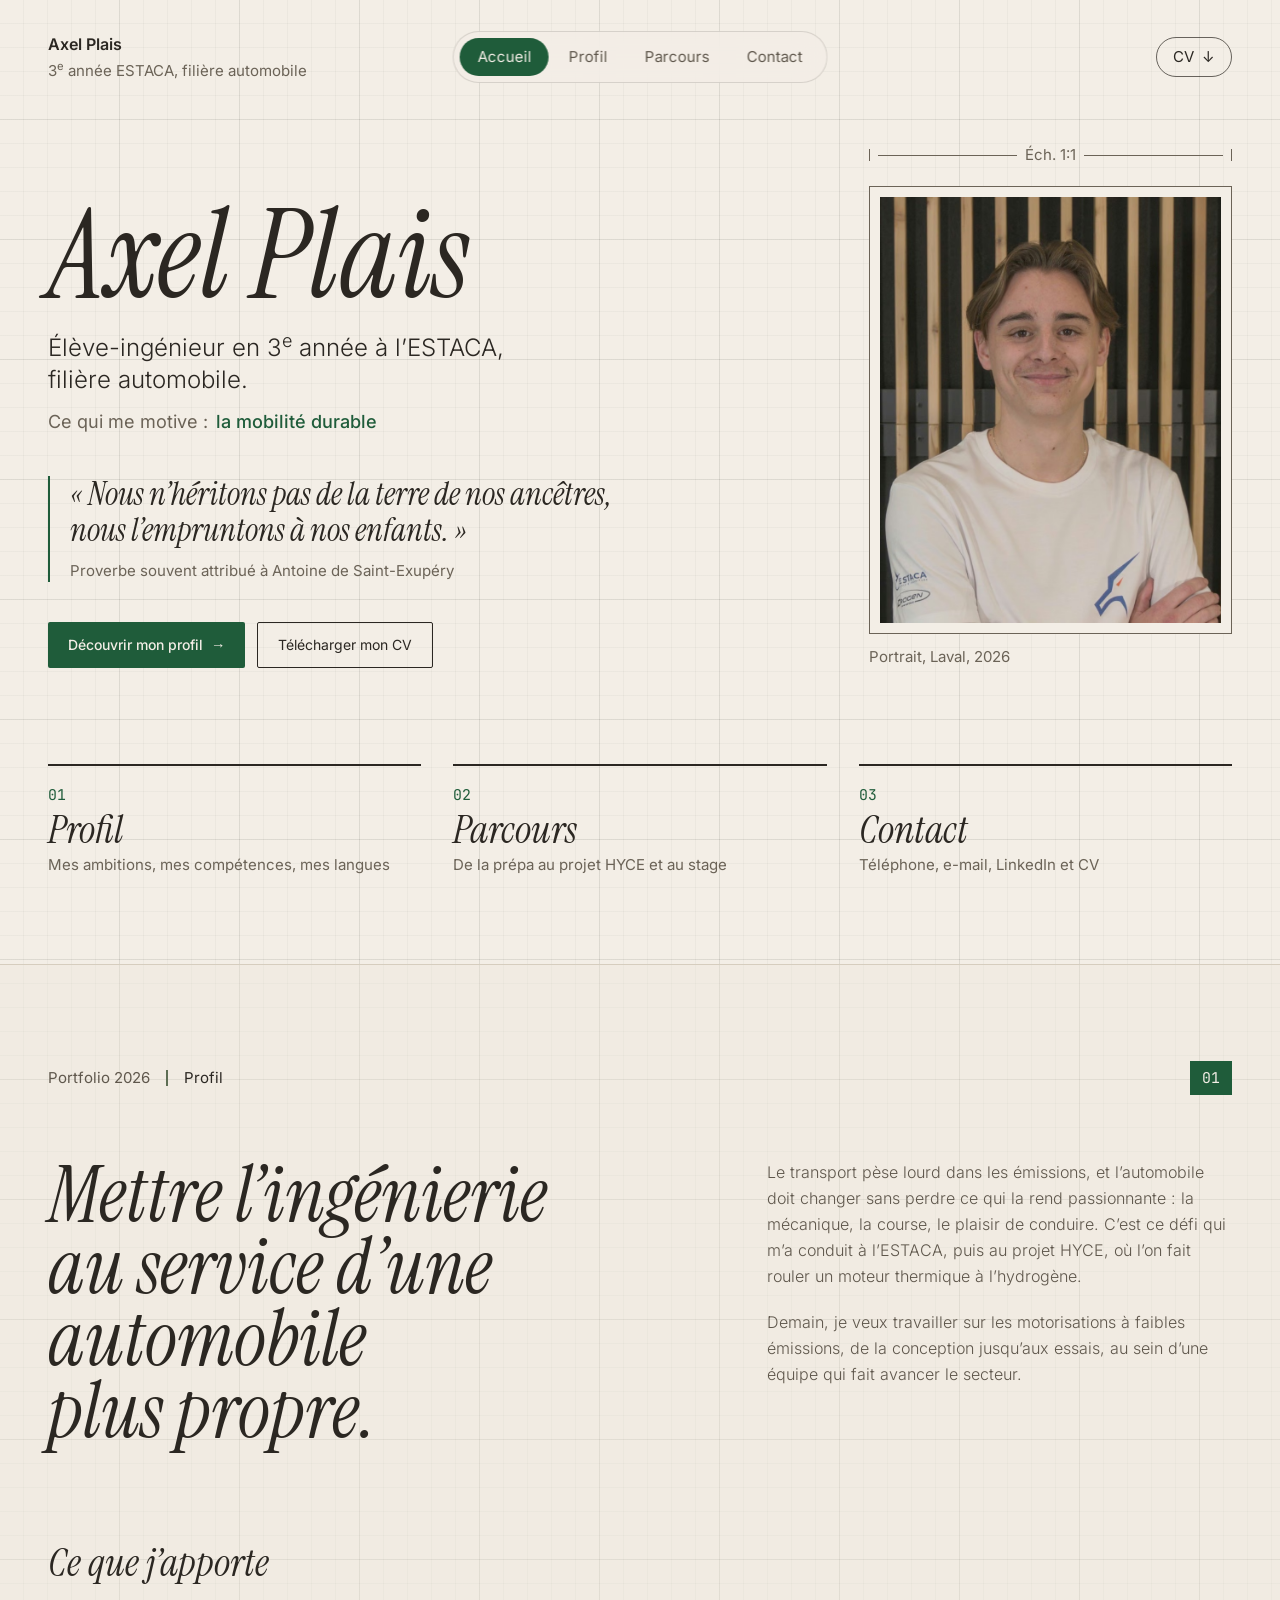
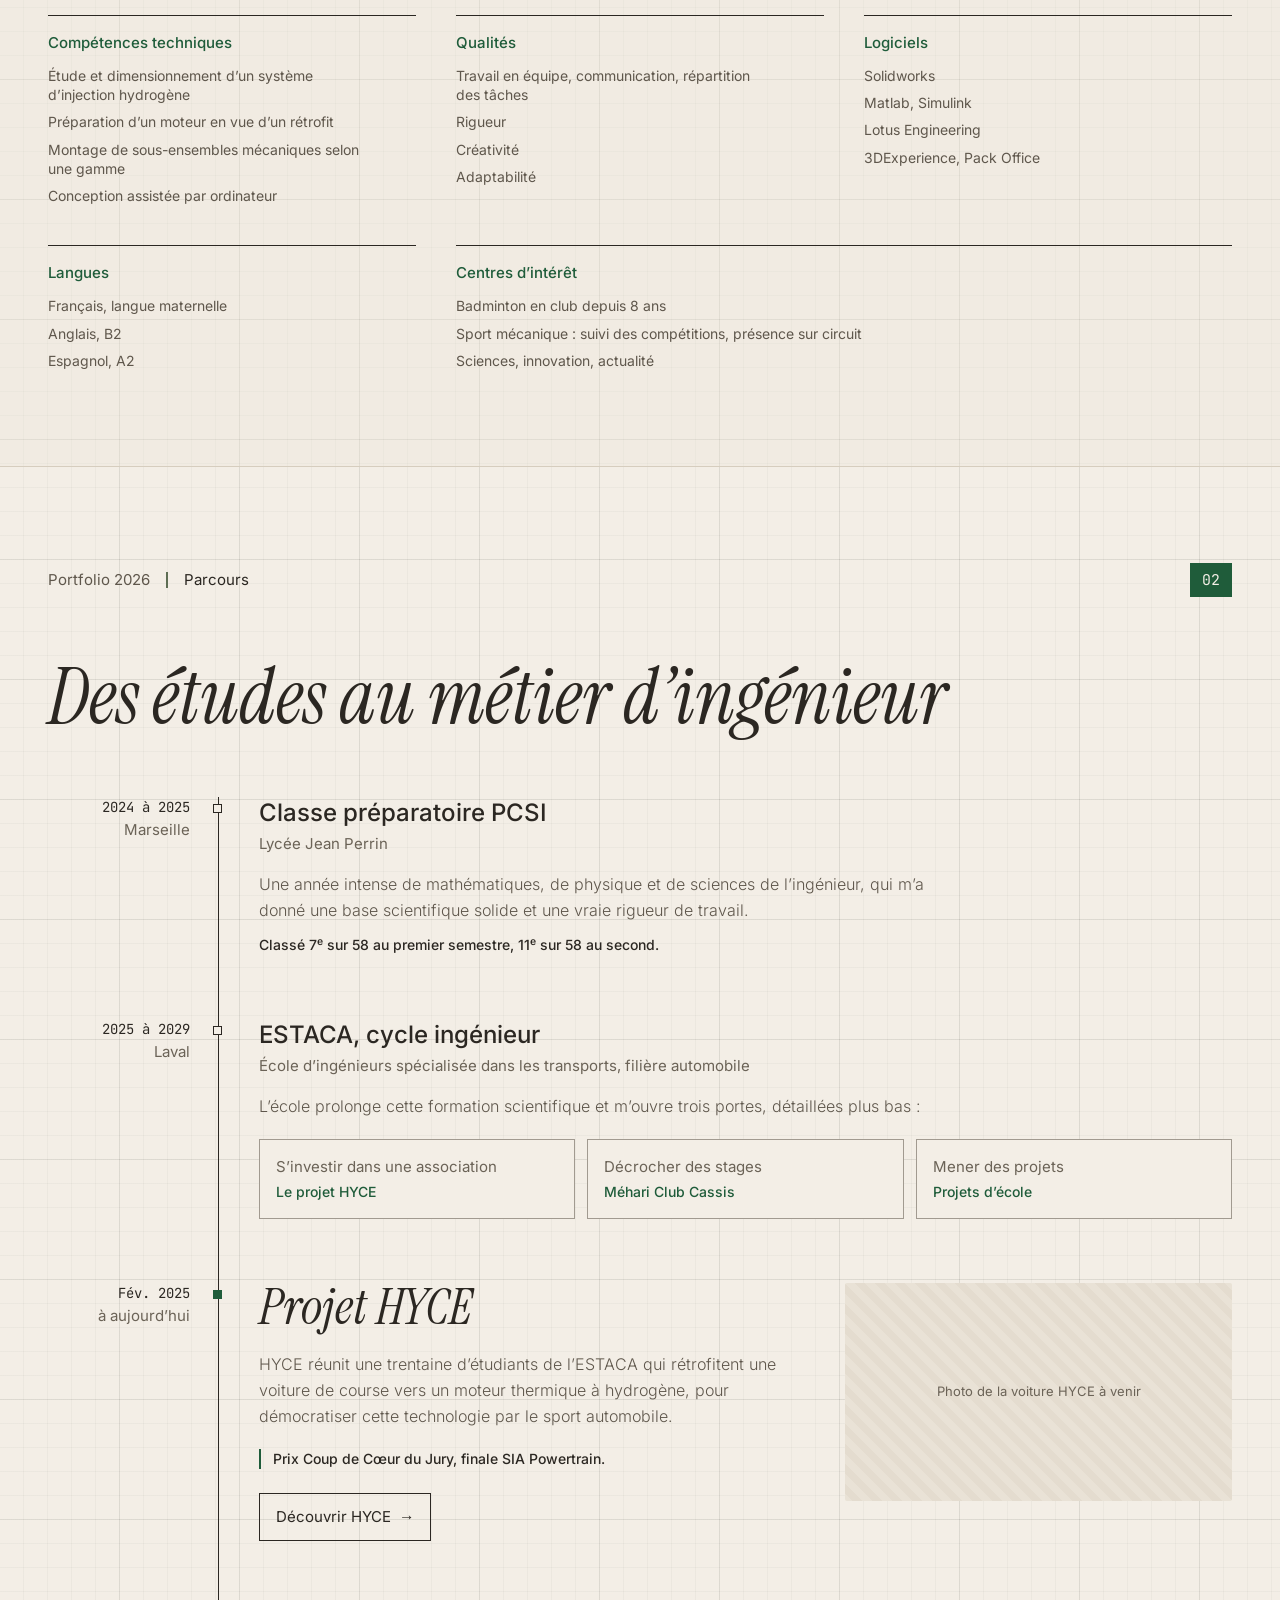
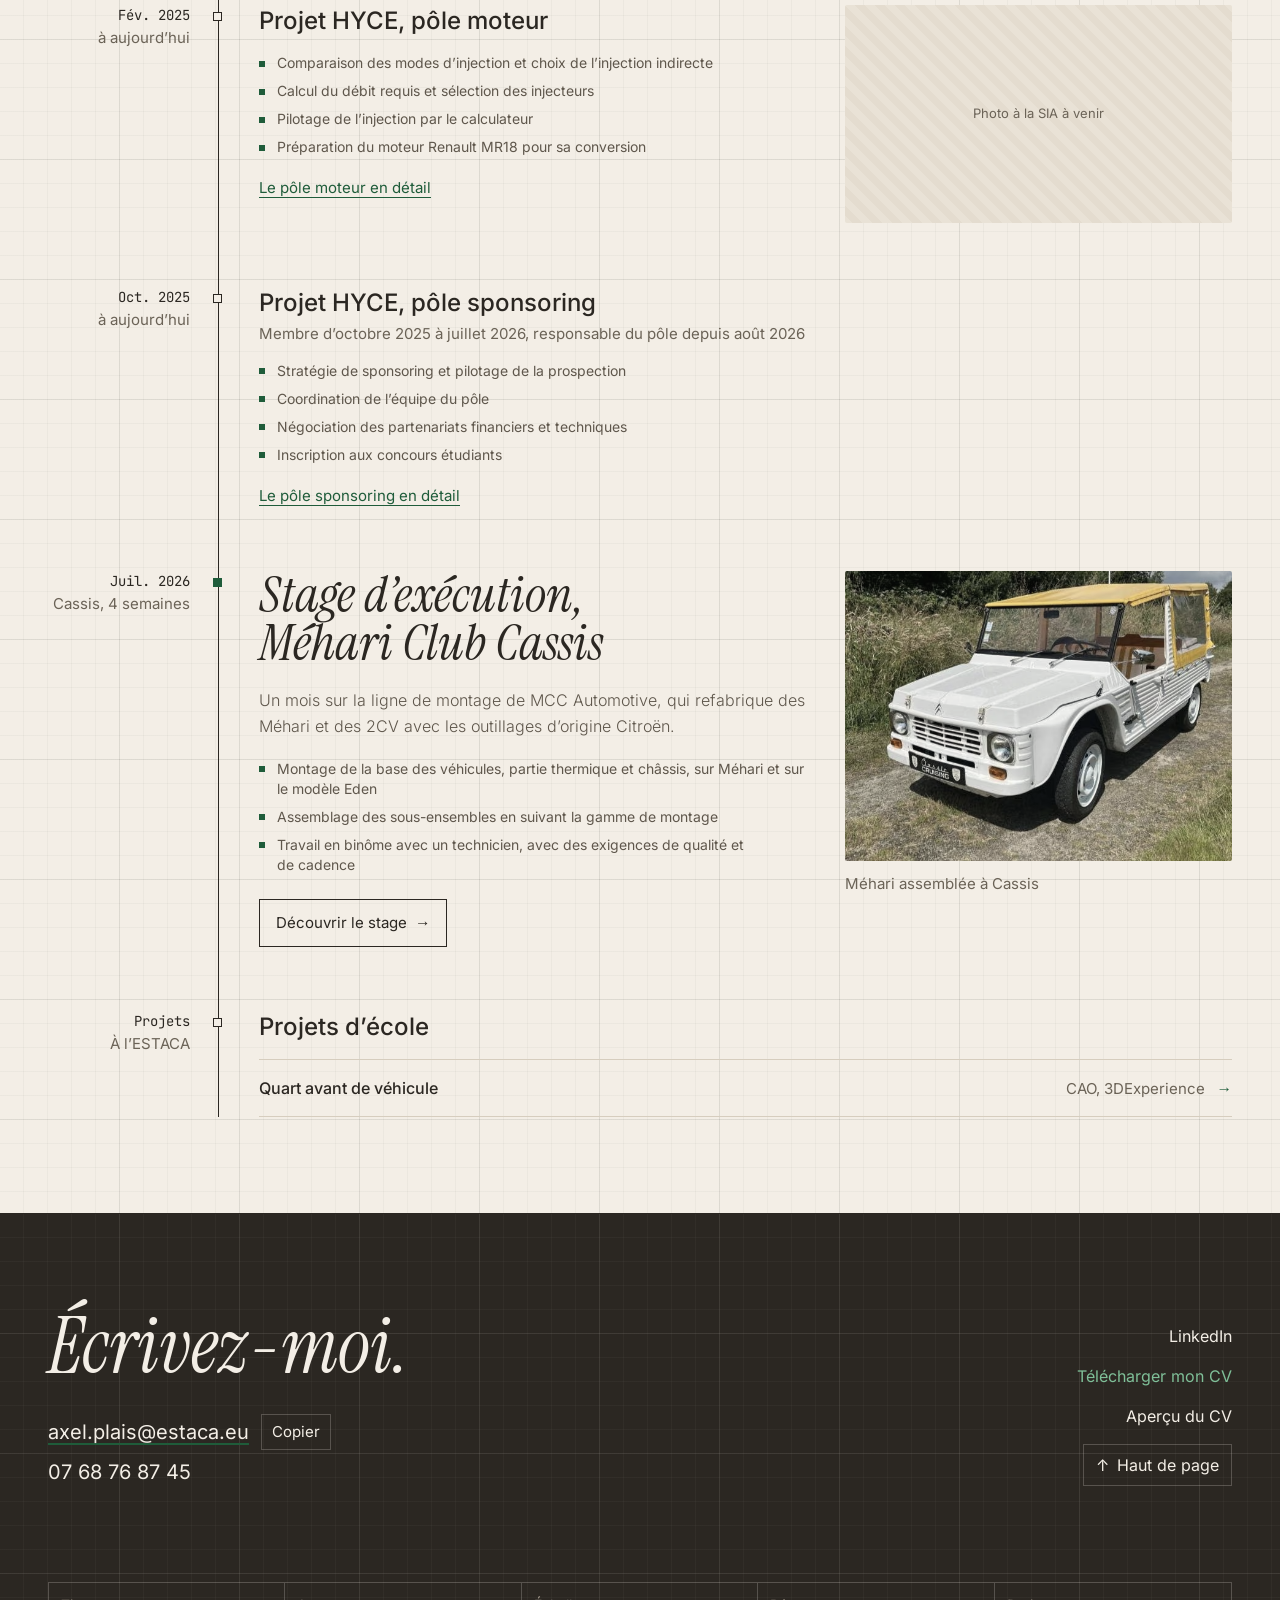
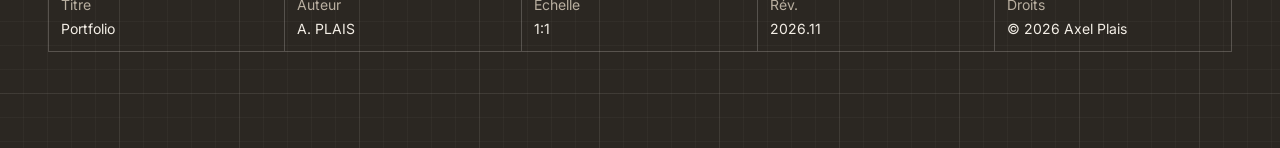
<file: site/index.html>
<!DOCTYPE html>
<html lang="fr" class="scroll-smooth">
<head>
    <meta charset="UTF-8">
    <meta name="viewport" content="width=device-width, initial-scale=1.0">
    <title>Axel Plais, élève-ingénieur automobile à l’ESTACA</title>
    <meta name="description" content="Portfolio d’Axel Plais, élève-ingénieur en filière automobile à l’ESTACA : stage chez Méhari Club Cassis, projet HYCE à hydrogène, projets d’école.">
    <link rel="canonical" href="https://SITE-A-REMPLACER.netlify.app/">
    <meta name="theme-color" content="#F3EEE6">
    <meta property="og:type" content="website">
    <meta property="og:site_name" content="Axel Plais, portfolio">
    <meta property="og:locale" content="fr_FR">
    <meta property="og:title" content="Axel Plais, élève-ingénieur automobile">
    <meta property="og:description" content="Portfolio d’Axel Plais, élève-ingénieur en filière automobile à l’ESTACA : stage chez Méhari Club Cassis, projet HYCE à hydrogène, projets d’école.">
    <meta property="og:url" content="https://SITE-A-REMPLACER.netlify.app/">
    <meta property="og:image" content="https://SITE-A-REMPLACER.netlify.app/img/og-image.jpg">
    <meta property="og:image:width" content="1200">
    <meta property="og:image:height" content="630">
    <meta property="og:image:alt" content="Axel Plais, élève-ingénieur automobile à l’ESTACA">
    <meta name="twitter:card" content="summary_large_image">
    <link rel="icon" href="favicon.svg" type="image/svg+xml">
    <link rel="icon" href="favicon-32.png" sizes="32x32" type="image/png">
    <link rel="apple-touch-icon" href="apple-touch-icon.png">
    <link rel="preload" href="assets/fonts/instrument-serif-latin-400-italic.woff2" as="font" type="font/woff2" crossorigin>
    <link rel="preload" href="assets/fonts/inter-latin-400-normal.woff2" as="font" type="font/woff2" crossorigin>
    <link rel="stylesheet" href="assets/tailwind.css">
    <link rel="stylesheet" href="assets/style.css">
    <script type="application/ld+json">
    {"@context":"https://schema.org","@type":"Person","name":"Axel Plais","jobTitle":"Élève-ingénieur, filière automobile","alumniOf":{"@type":"CollegeOrUniversity","name":"ESTACA"},"email":"mailto:axel.plais@estaca.eu","url":"https://SITE-A-REMPLACER.netlify.app/","image":"https://SITE-A-REMPLACER.netlify.app/img/perso/photo_axel.jpg","sameAs":["https://www.linkedin.com/in/axel-plais-408740374/"]}
    </script>
    <script>document.documentElement.classList.add('js-enabled')</script>
</head>
<body class="selection:bg-accent selection:text-paper">
    <div id="scroll-progress" aria-hidden="true"></div>
    <a href="#contenu" class="skip-link">Aller au contenu</a>

    <!-- EN-TÊTE -->
    <header id="site-header" class="fixed top-0 w-full z-40 py-6 md:py-8 px-5 md:px-12 flex justify-between items-center">
        <a href="#contenu" class="header-id block">
            <div class="text-base font-semibold mb-1">Axel Plais</div>
            <div class="text-xs text-neutral-500 pr-14 md:pr-0">3<sup>e</sup> année ESTACA, filière automobile</div>
        </a>
        <nav aria-label="Navigation principale" class="nav-pill hidden md:flex text-xs text-neutral-400">
            <span class="nav-indicator" aria-hidden="true"></span>
            <a href="#accueil" class="nav-link">Accueil</a>
            <a href="#about" class="nav-link">Profil</a>
            <a href="#experiences" class="nav-link">Parcours</a>
            <a href="#contact" class="nav-link">Contact</a>
        </nav>
        <a href="pdf/CV_Axel_PLAIS.pdf?v=2026-11-25" target="_blank" rel="noopener" class="header-cv hidden md:inline-flex items-center gap-2 text-xs text-ink border border-ink/70 rounded-full px-4 py-2 hover:bg-ink hover:text-paper transition-colors">CV <span aria-hidden="true">↓</span><span class="sr-only"> (PDF, nouvel onglet)</span></a>
    </header>

    <!-- MENU MOBILE -->
    <button id="menu-btn" type="button" aria-label="Ouvrir le menu" aria-expanded="false" aria-controls="mobile-menu" class="md:hidden fixed top-5 right-5 z-[60] w-11 h-11 rounded-full bg-ink text-paper flex flex-col items-center justify-center gap-[5px] shadow-md">
        <span class="block w-5 h-[1.5px] bg-paper transition"></span>
        <span class="block w-5 h-[1.5px] bg-paper transition"></span>
    </button>
    <nav id="mobile-menu" aria-label="Menu mobile" inert class="md:hidden fixed inset-0 z-50 bg-paper px-6 pt-28 pb-10 flex flex-col opacity-0 pointer-events-none transition-opacity duration-300">
        <a href="#accueil" class="flex items-baseline gap-4 py-4 border-b border-neutral-800"><span class="font-mono text-xs text-accent w-8">00</span><span class="font-serif italic text-4xl text-ink">Accueil</span></a>
        <a href="#about" class="flex items-baseline gap-4 py-4 border-b border-neutral-800"><span class="font-mono text-xs text-accent w-8">01</span><span class="font-serif italic text-4xl text-ink">Profil</span></a>
        <a href="#experiences" class="flex items-baseline gap-4 py-4 border-b border-neutral-800"><span class="font-mono text-xs text-accent w-8">02</span><span class="font-serif italic text-4xl text-ink">Parcours</span></a>
        <a href="#contact" class="flex items-baseline gap-4 py-4 border-b border-neutral-800"><span class="font-mono text-xs text-accent w-8">03</span><span class="font-serif italic text-4xl text-ink">Contact</span></a>
        <p class="mt-auto text-xs text-neutral-500">Axel Plais, portfolio 2026</p>
    </nav>

    <main id="contenu" tabindex="-1">
        <!-- ACCUEIL : nom, statut, photo, citation, puis le sommaire -->
        <section id="accueil" class="px-5 md:px-12 pt-28 md:pt-36 pb-12 md:pb-16">
            <div class="page-wrap w-full">
                <div class="grid grid-cols-1 lg:grid-cols-12 gap-10 lg:gap-12 items-end">
                    <div class="lg:col-span-8">
                        <h1 class="font-serif italic text-[18vw] md:text-[10vw] lg:text-[9vw] leading-[.9] text-ink"><span class="blur-word" style="--i:0">Axel</span> <span class="blur-word" style="--i:1">Plais</span></h1>
                        <p class="blur-words mt-6 text-xl md:text-2xl font-light text-ink max-w-xl leading-snug">Élève-ingénieur en 3<sup>e</sup> année à l’ESTACA, filière automobile.</p>
                        <p class="blur-late mt-3 text-base md:text-lg text-neutral-500 flex flex-wrap items-baseline gap-x-2">Ce qui me motive :
                            <span class="sr-only">la mobilité durable, la motorisation et la gestion de projet.</span>
                            <span class="rotator" aria-hidden="true"><span class="is-on">la mobilité durable</span><span>la motorisation</span><span>la gestion de projet</span></span>
                        </p>
                        <figure data-reveal data-delay="420" class="mt-10 max-w-xl border-l-2 border-accent pl-5">
                            <blockquote class="font-serif italic text-2xl md:text-3xl leading-snug text-ink">« Nous n’héritons pas de la terre de nos ancêtres, nous l’empruntons à nos enfants. »</blockquote>
                            <figcaption class="mt-3 text-xs text-neutral-500">Proverbe souvent attribué à Antoine de Saint-Exupéry</figcaption>
                        </figure>
                        <div data-reveal data-delay="540" class="mt-10 flex flex-wrap gap-3">
                            <a href="#about" class="inline-flex items-center px-5 py-3 bg-accent text-paper text-sm font-medium rounded-sm hover:bg-ink transition-colors btn-modern">Découvrir mon profil <span class="btn-arrow ml-2" aria-hidden="true">→</span></a>
                            <a href="pdf/CV_Axel_PLAIS.pdf?v=2026-11-25" target="_blank" rel="noopener" class="inline-flex items-center px-5 py-3 border border-ink text-ink text-sm rounded-sm hover:bg-ink hover:text-paper transition-colors btn-modern">Télécharger mon CV<span class="sr-only"> (PDF, 104 Ko, nouvel onglet)</span></a>
                        </div>
                    </div>
                    <div class="lg:col-span-4 w-full max-w-xs sm:max-w-sm mx-auto lg:max-w-none">
                        <div class="flex items-center gap-2 mb-5 text-xs text-neutral-500">
                            <span class="w-px h-3 bg-neutral-500"></span><span class="flex-1 h-px bg-neutral-500"></span>
                            <span>Éch. 1:1</span>
                            <span class="flex-1 h-px bg-neutral-500"></span><span class="w-px h-3 bg-neutral-500"></span>
                        </div>
                        <div data-reveal="scale" data-delay="200" class="relative border border-neutral-500 p-2.5 bg-paper">
                            <div class="photo-frame relative overflow-hidden aspect-[4/5]">
                                <picture><source srcset="img/perso/photo_axel.avif" type="image/avif"><source srcset="img/perso/photo_axel.webp" type="image/webp"><img width="800" height="1000" fetchpriority="high" decoding="async" src="img/perso/photo_axel.jpg" alt="Portrait d’Axel Plais" class="w-full h-full object-cover"></picture>
                            </div>
                        </div>
                        <p class="mt-3 text-xs text-neutral-500">Portrait, Laval, 2026</p>
                    </div>
                </div>

                <nav id="sommaire" aria-label="Sommaire" class="mt-16 md:mt-24">
                    <ol class="grid grid-cols-1 md:grid-cols-3 gap-0 md:gap-8">
                        <li data-reveal><a href="#about" class="sommaire-link group block border-t-2 border-ink pt-4 pb-6 hover:text-accent transition-colors"><span class="font-mono text-xs text-accent">01</span><span class="sommaire-arrow" aria-hidden="true">↗</span><span class="block mt-1 font-serif italic text-3xl md:text-4xl text-ink group-hover:text-accent transition-colors">Profil</span><span class="block mt-1 text-xs text-neutral-500">Mes ambitions, mes compétences, mes langues</span></a></li>
                        <li data-reveal data-delay="120"><a href="#experiences" class="sommaire-link group block border-t-2 border-ink pt-4 pb-6 hover:text-accent transition-colors"><span class="font-mono text-xs text-accent">02</span><span class="sommaire-arrow" aria-hidden="true">↗</span><span class="block mt-1 font-serif italic text-3xl md:text-4xl text-ink group-hover:text-accent transition-colors">Parcours</span><span class="block mt-1 text-xs text-neutral-500">De la prépa au projet HYCE et au stage</span></a></li>
                        <li data-reveal data-delay="240"><a href="#contact" class="sommaire-link group block border-t-2 border-ink pt-4 pb-6 hover:text-accent transition-colors"><span class="font-mono text-xs text-accent">03</span><span class="sommaire-arrow" aria-hidden="true">↗</span><span class="block mt-1 font-serif italic text-3xl md:text-4xl text-ink group-hover:text-accent transition-colors">Contact</span><span class="block mt-1 text-xs text-neutral-500">Téléphone, e-mail, LinkedIn et CV</span></a></li>
                    </ol>
                </nav>
            </div>
        </section>


        <!-- 01 PROFIL : la phrase, les ambitions, puis ce que j'apporte (à compléter librement) -->
        <section id="about" class="py-16 md:py-24 px-5 md:px-12 bg-neutral-900/30 border-y border-neutral-800">
            <div class="page-wrap">
                <div class="flex items-center justify-between text-xs text-neutral-400 mb-10 md:mb-16">
                    <div class="flex items-center gap-4">
                        <span>Portfolio 2026</span>
                        <span class="w-[2px] h-4 bg-sage"></span>
                        <span class="text-ink">Profil</span>
                    </div>
                    <span class="font-mono bg-accent text-paper px-3 py-1.5">01</span>
                </div>

                <div class="grid grid-cols-1 lg:grid-cols-12 gap-8 lg:gap-12 items-start">
                    <h2 data-reveal class="lg:col-span-6 font-serif italic text-5xl md:text-7xl leading-[.95] text-ink">Mettre l’ingénierie au service d’une automobile plus propre.</h2>
                    <div data-reveal data-delay="150" class="lg:col-span-5 lg:col-start-8 space-y-5 text-neutral-400 font-light leading-relaxed">
                        <p>Le transport pèse lourd dans les émissions, et l’automobile doit changer sans perdre ce qui la rend passionnante : la mécanique, la course, le plaisir de conduire. C’est ce défi qui m’a conduit à l’ESTACA, puis au projet HYCE, où l’on fait rouler un moteur thermique à l’hydrogène.</p>
                        <p>Demain, je veux travailler sur les motorisations à faibles émissions, de la conception jusqu’aux essais, au sein d’une équipe qui fait avancer le secteur.</p>
                    </div>
                </div>

                <h3 class="mt-16 md:mt-24 mb-8 font-serif italic text-3xl md:text-4xl text-ink">Ce que j’apporte</h3>
                <div class="grid grid-cols-1 sm:grid-cols-2 lg:grid-cols-3 gap-x-10 gap-y-10">
                    <div data-reveal class="border-t border-ink pt-4">
                        <h4 class="text-xs font-medium text-accent mb-3">Compétences techniques</h4>
                        <ul class="space-y-2 text-sm text-neutral-400 leading-snug">
                            <li>Étude et dimensionnement d’un système d’injection hydrogène</li>
                            <li>Préparation d’un moteur en vue d’un rétrofit</li>
                            <li>Montage de sous-ensembles mécaniques selon une gamme</li>
                            <li>Conception assistée par ordinateur</li>
                        </ul>
                    </div>
                    <div data-reveal data-delay="90" class="border-t border-ink pt-4">
                        <h4 class="text-xs font-medium text-accent mb-3">Qualités</h4>
                        <ul class="space-y-2 text-sm text-neutral-400 leading-snug">
                            <li>Travail en équipe, communication, répartition des tâches</li>
                            <li>Rigueur</li>
                            <li>Créativité</li>
                            <li>Adaptabilité</li>
                        </ul>
                    </div>
                    <div data-reveal data-delay="180" class="border-t border-ink pt-4">
                        <h4 class="text-xs font-medium text-accent mb-3">Logiciels</h4>
                        <ul class="space-y-2 text-sm text-neutral-400 leading-snug">
                            <li>Solidworks</li>
                            <li>Matlab, Simulink</li>
                            <li>Lotus Engineering</li>
                            <li>3DExperience, Pack Office</li>
                        </ul>
                    </div>
                    <div data-reveal data-delay="270" class="border-t border-ink pt-4">
                        <h4 class="text-xs font-medium text-accent mb-3">Langues</h4>
                        <ul class="space-y-2 text-sm text-neutral-400 leading-snug">
                            <li>Français, langue maternelle</li>
                            <li>Anglais, B2</li>
                            <li>Espagnol, A2</li>
                        </ul>
                    </div>
                    <div data-reveal data-delay="360" class="border-t border-ink pt-4 sm:col-span-2">
                        <h4 class="text-xs font-medium text-accent mb-3">Centres d’intérêt</h4>
                        <ul class="space-y-2 text-sm text-neutral-400 leading-snug">
                            <li>Badminton en club depuis 8 ans</li>
                            <li>Sport mécanique : suivi des compétitions, présence sur circuit</li>
                            <li>Sciences, innovation, actualité</li>
                        </ul>
                    </div>
                </div>
            </div>
        </section>

        <!-- 02 PARCOURS : la frise, de la prépa aux projets -->
        <section id="experiences" class="py-16 md:py-24 px-5 md:px-12">
            <div class="page-wrap">
                <div class="flex items-center justify-between text-xs text-neutral-400 mb-10 md:mb-16">
                    <div class="flex items-center gap-4">
                        <span>Portfolio 2026</span>
                        <span class="w-[2px] h-4 bg-sage"></span>
                        <span class="text-ink">Parcours</span>
                    </div>
                    <span class="font-mono bg-accent text-paper px-3 py-1.5">02</span>
                </div>
                <h2 data-reveal class="font-serif italic text-5xl md:text-7xl leading-[.95] text-ink mb-12 md:mb-16">Des études au métier d’ingénieur</h2>

                <ol class="frise">
                    <!-- Prépa -->
                    <li data-reveal="left" class="etape">
                        <div class="etape-quand"><span class="font-mono text-sm text-ink">2024 à 2025</span><span class="text-xs text-neutral-500">Marseille</span></div>
                        <div class="etape-corps">
                            <h3 class="text-xl md:text-2xl font-medium text-ink">Classe préparatoire PCSI</h3>
                            <p class="mt-1 text-xs text-neutral-500">Lycée Jean Perrin</p>
                            <p class="mt-4 text-neutral-400 font-light leading-relaxed max-w-2xl">Une année intense de mathématiques, de physique et de sciences de l’ingénieur, qui m’a donné une base scientifique solide et une vraie rigueur de travail.</p>
                            <p class="mt-3 text-sm font-medium text-ink">Classé 7<sup>e</sup> sur 58 au premier semestre, 11<sup>e</sup> sur 58 au second.</p>
                        </div>
                    </li>

                    <!-- ESTACA -->
                    <li data-reveal="left" class="etape">
                        <div class="etape-quand"><span class="font-mono text-sm text-ink">2025 à 2029</span><span class="text-xs text-neutral-500">Laval</span></div>
                        <div class="etape-corps">
                            <h3 class="text-xl md:text-2xl font-medium text-ink">ESTACA, cycle ingénieur</h3>
                            <p class="mt-1 text-xs text-neutral-500">École d’ingénieurs spécialisée dans les transports, filière automobile</p>
                            <p class="mt-4 text-neutral-400 font-light leading-relaxed max-w-2xl">L’école prolonge cette formation scientifique et m’ouvre trois portes, détaillées plus bas :</p>
                            <ul class="mt-5 grid grid-cols-1 sm:grid-cols-3 gap-3">
                                <li><a href="#exp-hyce" class="block border border-neutral-500/60 bg-paper p-4 card-lift hover:border-accent transition-colors"><span class="block text-xs text-neutral-500">S’investir dans une association</span><span class="block mt-1 text-sm font-medium text-accent">Le projet HYCE</span></a></li>
                                <li><a href="#exp-stage" class="block border border-neutral-500/60 bg-paper p-4 card-lift hover:border-accent transition-colors"><span class="block text-xs text-neutral-500">Décrocher des stages</span><span class="block mt-1 text-sm font-medium text-accent">Méhari Club Cassis</span></a></li>
                                <li><a href="#exp-ecole" class="block border border-neutral-500/60 bg-paper p-4 card-lift hover:border-accent transition-colors"><span class="block text-xs text-neutral-500">Mener des projets</span><span class="block mt-1 text-sm font-medium text-accent">Projets d’école</span></a></li>
                            </ul>
                        </div>
                    </li>

                    <!-- Projet HYCE : présentation -->
                    <li data-reveal="left" class="etape etape--forte" id="exp-hyce">
                        <div class="etape-quand"><span class="font-mono text-sm text-ink">Fév. 2025</span><span class="text-xs text-neutral-500">à aujourd’hui</span></div>
                        <div class="etape-corps grid grid-cols-1 lg:grid-cols-12 gap-8">
                            <div class="lg:col-span-7">
                                <h3 class="font-serif italic text-4xl md:text-5xl leading-none text-ink">Projet HYCE</h3>
                                <p class="mt-5 text-neutral-400 font-light leading-relaxed">HYCE réunit une trentaine d’étudiants de l’ESTACA qui rétrofitent une voiture de course vers un moteur thermique à hydrogène, pour démocratiser cette technologie par le sport automobile.</p>
                                <p class="mt-5 border-l-2 border-accent pl-3 text-sm font-medium text-ink">Prix Coup de Cœur du Jury, finale SIA Powertrain.</p>
                                <div class="mt-6">
                                    <a href="hyce.html" class="inline-flex items-center border border-ink px-4 py-3 text-xs text-ink hover:bg-ink hover:text-paper transition btn-modern">Découvrir HYCE <span class="btn-arrow ml-2" aria-hidden="true">→</span></a>
                                </div>
                            </div>
                            <div class="lg:col-span-5">
                                <div class="w-full aspect-[16/9] img-placeholder rounded-sm">Photo de la voiture HYCE à venir</div>
                            </div>
                        </div>
                    </li>

                    <!-- HYCE moteur -->
                    <li data-reveal="left" class="etape">
                        <div class="etape-quand"><span class="font-mono text-sm text-ink">Fév. 2025</span><span class="text-xs text-neutral-500">à aujourd’hui</span></div>
                        <div class="etape-corps grid grid-cols-1 lg:grid-cols-12 gap-8">
                            <div class="lg:col-span-7">
                            <h3 class="text-xl md:text-2xl font-medium text-ink">Projet HYCE, pôle moteur</h3>
                            <ul class="taches mt-4 space-y-2 text-sm text-neutral-400">
                                <li>Comparaison des modes d’injection et choix de l’injection indirecte</li>
                                <li>Calcul du débit requis et sélection des injecteurs</li>
                                <li>Pilotage de l’injection par le calculateur</li>
                                <li>Préparation du moteur Renault MR18 pour sa conversion</li>
                            </ul>
                            <a href="hyce.html#exp-moteur" class="mt-5 inline-block text-xs text-accent underline underline-offset-4 hover:text-ink transition">Le pôle moteur en détail</a>
                            </div>
                            <div class="lg:col-span-5">
                                <div class="w-full aspect-[16/9] img-placeholder rounded-sm">Photo à la SIA à venir</div>
                            </div>
                        </div>
                    </li>

                    <!-- HYCE sponsoring -->
                    <li data-reveal="left" class="etape">
                        <div class="etape-quand"><span class="font-mono text-sm text-ink">Oct. 2025</span><span class="text-xs text-neutral-500">à aujourd’hui</span></div>
                        <div class="etape-corps">
                            <h3 class="text-xl md:text-2xl font-medium text-ink">Projet HYCE, pôle sponsoring</h3>
                            <p class="mt-1 text-xs text-neutral-500">Membre d’octobre 2025 à juillet 2026, responsable du pôle depuis août 2026</p>
                            <ul class="taches mt-4 space-y-2 text-sm text-neutral-400">
                                <li>Stratégie de sponsoring et pilotage de la prospection</li>
                                <li>Coordination de l’équipe du pôle</li>
                                <li>Négociation des partenariats financiers et techniques</li>
                                <li>Inscription aux concours étudiants</li>
                            </ul>
                            <a href="hyce.html#exp-sponso" class="mt-5 inline-block text-xs text-accent underline underline-offset-4 hover:text-ink transition">Le pôle sponsoring en détail</a>
                        </div>
                    </li>

                    <!-- Stage MCC -->
                    <li data-reveal="left" class="etape etape--forte" id="exp-stage">
                        <div class="etape-quand"><span class="font-mono text-sm text-ink">Juil. 2026</span><span class="text-xs text-neutral-500">Cassis, 4 semaines</span></div>
                        <div class="etape-corps grid grid-cols-1 lg:grid-cols-12 gap-8">
                            <div class="lg:col-span-7">
                                <h3 class="font-serif italic text-4xl md:text-5xl leading-none text-ink">Stage d’exécution, Méhari Club Cassis</h3>
                                <p class="mt-5 text-neutral-400 font-light leading-relaxed">Un mois sur la ligne de montage de MCC Automotive, qui refabrique des Méhari et des 2CV avec les outillages d’origine Citroën.</p>
                                <ul class="taches mt-5 space-y-2 text-sm text-neutral-400">
                                    <li>Montage de la base des véhicules, partie thermique et châssis, sur Méhari et sur le modèle Eden</li>
                                    <li>Assemblage des sous-ensembles en suivant la gamme de montage</li>
                                    <li>Travail en binôme avec un technicien, avec des exigences de qualité et de cadence</li>
                                </ul>
                                <div class="mt-6"><a href="stage-mcc.html" class="inline-flex items-center border border-ink px-4 py-3 text-xs text-ink hover:bg-ink hover:text-paper transition btn-modern">Découvrir le stage <span class="btn-arrow ml-2" aria-hidden="true">→</span></a></div>
                            </div>
                            <a href="stage-mcc.html" class="group lg:col-span-5 block" aria-label="Découvrir le stage">
                                <div class="photo-zoom overflow-hidden rounded-sm"><picture><source srcset="img/mcc/mehari.avif" type="image/avif"><source srcset="img/mcc/mehari.webp" type="image/webp"><img width="631" height="512" loading="lazy" decoding="async" src="img/mcc/mehari.jpg" alt="Méhari blanche à capote jaune, refabriquée par MCC" class="mcc-photo w-full aspect-[4/3] object-cover"></picture></div>
                                <p class="mt-3 text-xs text-neutral-500">Méhari assemblée à Cassis</p>
                            </a>
                        </div>
                    </li>

                    <!-- Projets d'école -->
                    <li data-reveal="left" class="etape" id="exp-ecole">
                        <div class="etape-quand"><span class="font-mono text-sm text-ink">Projets</span><span class="text-xs text-neutral-500">À l’ESTACA</span></div>
                        <div class="etape-corps">
                            <h3 class="text-xl md:text-2xl font-medium text-ink">Projets d’école</h3>
                            <ul class="mt-4 border-t border-neutral-800">
                                <li><a href="projet-quart-avant.html" class="group flex items-baseline justify-between gap-4 py-4 border-b border-neutral-800 hover:text-accent transition"><span class="font-medium text-ink group-hover:text-accent transition-colors">Quart avant de véhicule</span><span class="text-xs text-neutral-500">CAO, 3DExperience <span class="go-arrow ml-2 text-accent" aria-hidden="true">→</span></span></a></li>
                            </ul>
                        </div>
                    </li>
                </ol>
            </div>
        </section>

    </main>

    <!-- CONTACT + CARTOUCHE (identique sur toutes les pages) -->
    <footer id="contact" class="py-16 md:py-24 px-5 md:px-12 border-t border-ink bg-ink text-paper">
        <div class="page-wrap flex flex-col md:flex-row justify-between items-start md:items-end gap-12">
            <div>
                <h2 class="font-serif italic text-5xl md:text-7xl mb-8">Écrivez-moi.</h2>
                <div class="space-y-2">
                    <div class="flex flex-wrap items-center gap-3"><a href="mailto:axel.plais@estaca.eu" class="text-lg md:text-xl text-paper underline decoration-accent underline-offset-4 hover:text-footaccent transition-colors break-all md:break-normal">axel.plais@estaca.eu</a><button type="button" class="copy-mail text-xs border border-paper/[.22] px-2.5 py-1.5 hover:text-footaccent transition" data-copy="axel.plais@estaca.eu" aria-live="polite">Copier</button></div>
                    <a href="tel:+33768768745" class="block text-lg md:text-xl text-paper hover:text-footaccent transition-colors">07 68 76 87 45</a>
                </div>
            </div>
            <div class="flex flex-row flex-wrap md:flex-col md:flex-nowrap items-start md:items-end gap-x-6 gap-y-4 text-base">
                <a href="https://www.linkedin.com/in/axel-plais-408740374/" target="_blank" rel="noopener" class="hover:text-footaccent transition">LinkedIn<span class="sr-only"> (nouvel onglet)</span></a>
                
                <a href="pdf/CV_Axel_PLAIS.pdf?v=2026-11-25" target="_blank" rel="noopener" class="text-footaccent hover:text-sage transition">Télécharger mon CV<span class="sr-only"> (PDF, 104 Ko, nouvel onglet)</span></a>
                <button type="button" class="cv-preview hidden md:inline hover:text-footaccent transition" data-pdf="pdf/CV_Axel_PLAIS.pdf?v=2026-11-25">Aperçu du CV</button>
                <a href="#" class="haut-de-page inline-flex items-center gap-2 border border-paper/[.22] px-3 py-2 hover:text-footaccent transition" aria-label="Remonter en haut de la page"><span aria-hidden="true">↑</span> Haut de page</a>
            </div>
        </div>
        <div class="page-wrap mt-16 md:mt-24 grid grid-cols-2 md:grid-cols-5 border border-paper/[.22] text-sm text-footmuted">
            <div class="p-3 border-r border-b md:border-b-0 border-paper/[.22]"><div class="text-footmuted mb-1">Titre</div><div class="text-paper">Portfolio</div></div>
            <div class="p-3 border-b md:border-b-0 md:border-r border-paper/[.22]"><div class="text-footmuted mb-1">Auteur</div><div class="text-paper">A. PLAIS</div></div>
            <div class="p-3 border-r border-b md:border-b-0 border-paper/[.22]"><div class="text-footmuted mb-1">Échelle</div><div class="text-paper">1:1</div></div>
            <div class="p-3 border-b md:border-b-0 md:border-r border-paper/[.22]"><div class="text-footmuted mb-1">Rév.</div><div class="text-paper">2026.11</div></div>
            <div class="p-3 col-span-2 md:col-span-1"><div class="text-footmuted mb-1">Droits</div><div class="text-paper">© 2026 Axel Plais</div></div>
        </div>
    </footer>

    <script src="assets/menu.js" defer></script>
    <script src="assets/animations.js" defer></script>
</body>
</html>
</file>
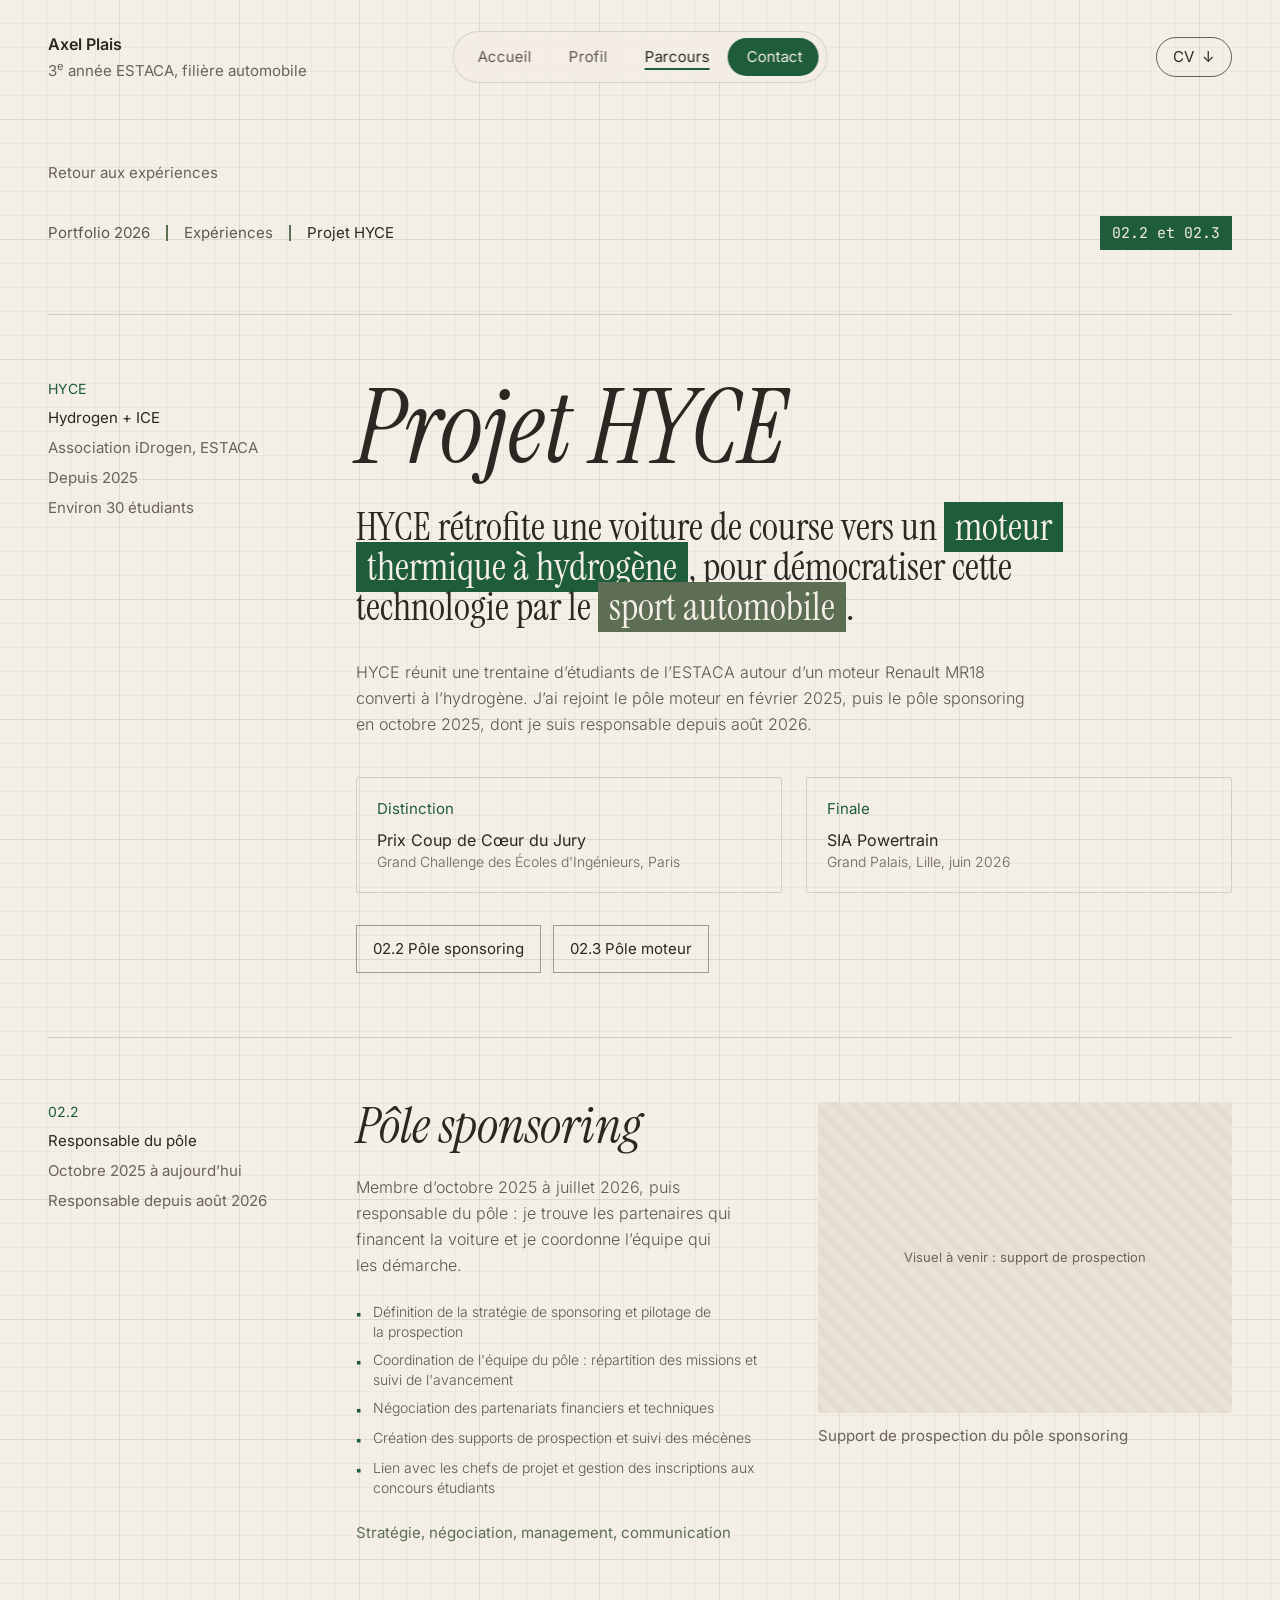
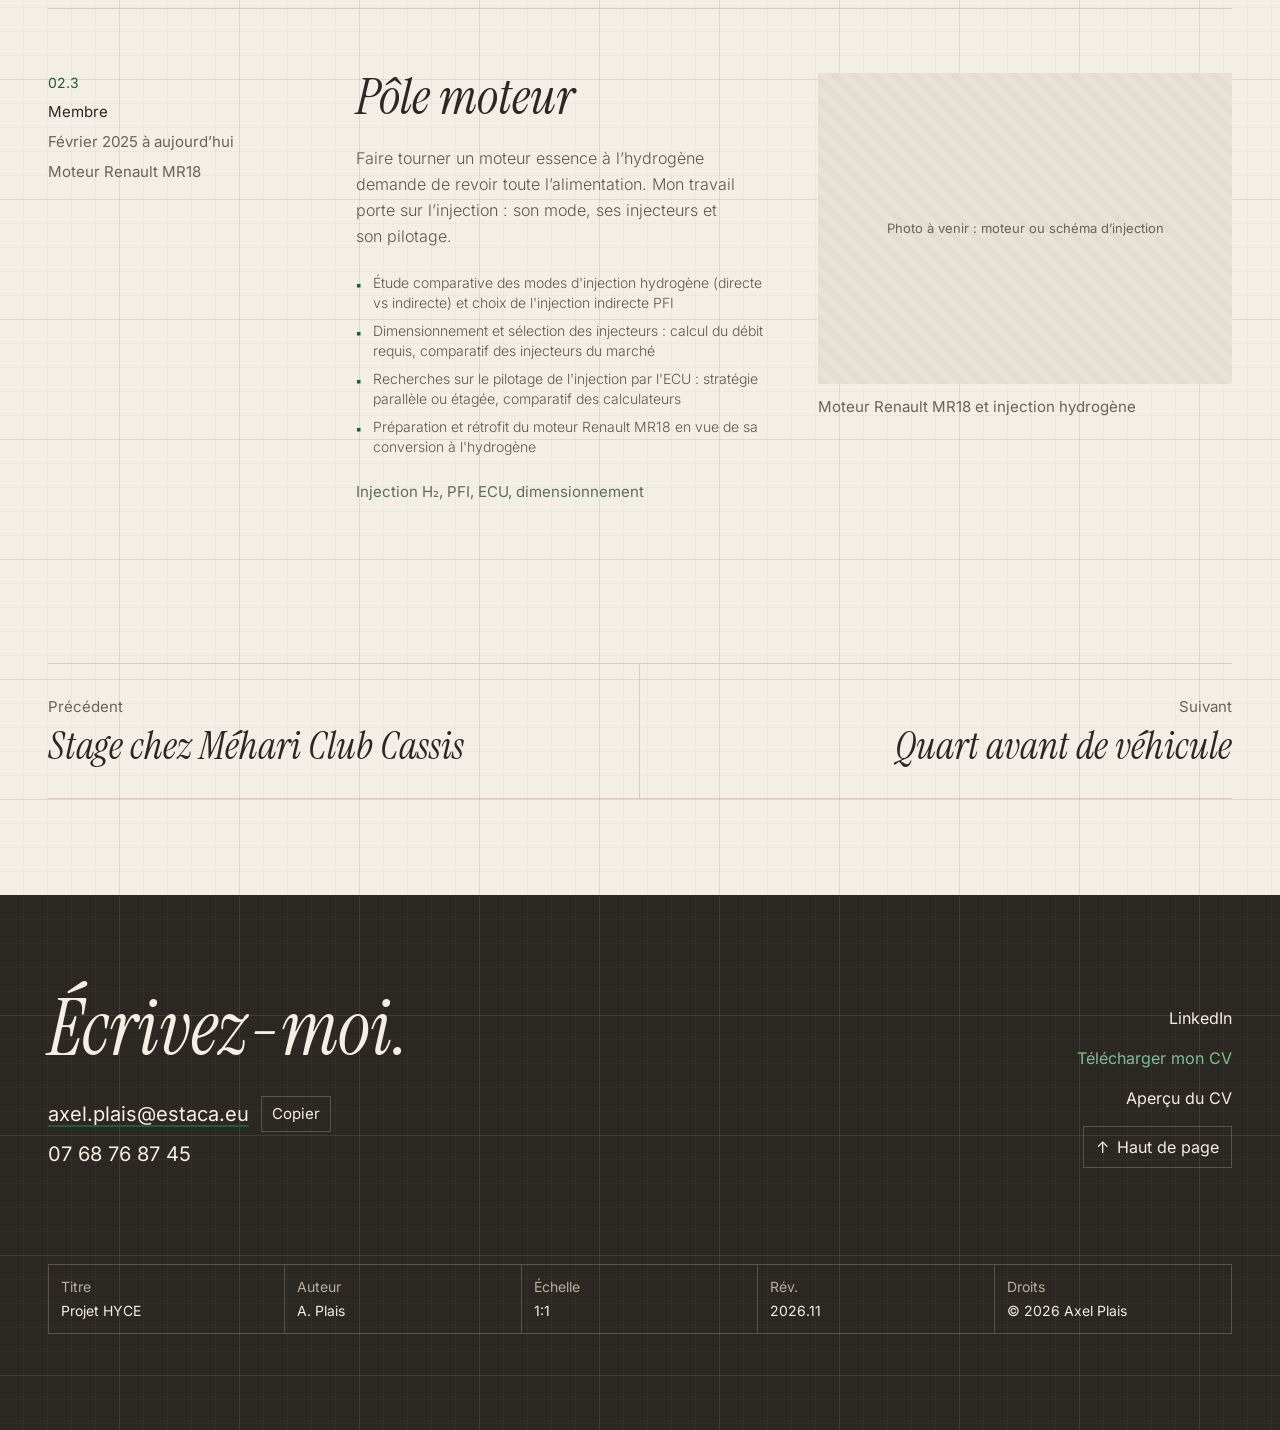
<file: site/hyce.html>
<!DOCTYPE html>
<html lang="fr" class="scroll-smooth">
<head>
    <meta charset="UTF-8">
    <meta name="viewport" content="width=device-width, initial-scale=1.0">
    <title>Projet HYCE, Axel Plais</title>
    <meta name="description" content="Le projet HYCE de l’ESTACA, une voiture de course convertie au moteur thermique à hydrogène, et le rôle d’Axel Plais aux pôles moteur et sponsoring.">
    <link rel="canonical" href="https://SITE-A-REMPLACER.netlify.app/hyce.html">
    <meta name="theme-color" content="#F3EEE6">
    <meta property="og:type" content="website">
    <meta property="og:site_name" content="Axel Plais, portfolio">
    <meta property="og:locale" content="fr_FR">
    <meta property="og:title" content="Projet HYCE, Axel Plais">
    <meta property="og:description" content="Le projet HYCE de l’ESTACA, une voiture de course convertie au moteur thermique à hydrogène, et le rôle d’Axel Plais aux pôles moteur et sponsoring.">
    <meta property="og:url" content="https://SITE-A-REMPLACER.netlify.app/hyce.html">
    <meta property="og:image" content="https://SITE-A-REMPLACER.netlify.app/img/og-image.jpg">
    <meta property="og:image:width" content="1200">
    <meta property="og:image:height" content="630">
    <meta property="og:image:alt" content="Axel Plais, élève-ingénieur automobile à l’ESTACA">
    <meta name="twitter:card" content="summary_large_image">
    <link rel="icon" href="favicon.svg" type="image/svg+xml">
    <link rel="icon" href="favicon-32.png" sizes="32x32" type="image/png">
    <link rel="apple-touch-icon" href="apple-touch-icon.png">
    <link rel="preload" href="assets/fonts/instrument-serif-latin-400-italic.woff2" as="font" type="font/woff2" crossorigin>
    <link rel="preload" href="assets/fonts/inter-latin-400-normal.woff2" as="font" type="font/woff2" crossorigin>
    <link rel="stylesheet" href="assets/tailwind.css">
    <link rel="stylesheet" href="assets/style.css">
    <script>document.documentElement.classList.add('js-enabled')</script>
</head>
<body class="selection:bg-accent selection:text-paper">
    <div id="scroll-progress" aria-hidden="true"></div>
    <a href="#contenu" class="skip-link">Aller au contenu</a>

    <!-- EN-TÊTE -->
    <header id="site-header" class="fixed top-0 w-full z-40 py-6 md:py-8 px-5 md:px-12 flex justify-between items-center">
        <a href="index.html" class="header-id block">
            <div class="text-base font-semibold mb-1">Axel Plais</div>
            <div class="text-xs text-neutral-500 pr-14 md:pr-0">3<sup>e</sup> année ESTACA, filière automobile</div>
        </a>
        <nav aria-label="Navigation principale" class="nav-pill hidden md:flex text-xs text-neutral-400">
            <span class="nav-indicator" aria-hidden="true"></span>
            <a href="index.html#accueil" class="nav-link">Accueil</a>
            <a href="index.html#about" class="nav-link">Profil</a>
            <a href="index.html#experiences" aria-current="true" class="nav-link is-active">Parcours</a>
            <a href="#contact" class="nav-link">Contact</a>
        </nav>
        <a href="pdf/CV_Axel_PLAIS.pdf?v=2026-11-25" target="_blank" rel="noopener" class="header-cv hidden md:inline-flex items-center gap-2 text-xs text-ink border border-ink/70 rounded-full px-4 py-2 hover:bg-ink hover:text-paper transition-colors">CV <span aria-hidden="true">↓</span><span class="sr-only"> (PDF, nouvel onglet)</span></a>
    </header>

    <!-- MENU MOBILE -->
    <button id="menu-btn" type="button" aria-label="Ouvrir le menu" aria-expanded="false" aria-controls="mobile-menu" class="md:hidden fixed top-5 right-5 z-[60] w-11 h-11 rounded-full bg-ink text-paper flex flex-col items-center justify-center gap-[5px] shadow-md">
        <span class="block w-5 h-[1.5px] bg-paper transition"></span>
        <span class="block w-5 h-[1.5px] bg-paper transition"></span>
    </button>
    <nav id="mobile-menu" aria-label="Menu mobile" inert class="md:hidden fixed inset-0 z-50 bg-paper px-6 pt-28 pb-10 flex flex-col opacity-0 pointer-events-none transition-opacity duration-300">
        <a href="index.html#accueil" class="flex items-baseline gap-4 py-4 border-b border-neutral-800"><span class="font-mono text-xs text-accent w-8">00</span><span class="font-serif italic text-4xl text-ink">Accueil</span></a>
        <a href="index.html#about" class="flex items-baseline gap-4 py-4 border-b border-neutral-800"><span class="font-mono text-xs text-accent w-8">01</span><span class="font-serif italic text-4xl text-ink">Profil</span></a>
        <a href="index.html#experiences" aria-current="true" class="flex items-baseline gap-4 py-4 border-b border-neutral-800"><span class="font-mono text-xs text-accent w-8">02</span><span class="font-serif italic text-4xl text-ink">Parcours</span></a>
        <a href="#contact" class="flex items-baseline gap-4 py-4 border-b border-neutral-800"><span class="font-mono text-xs text-accent w-8">03</span><span class="font-serif italic text-4xl text-ink">Contact</span></a>
        <p class="mt-auto text-xs text-neutral-500">Axel Plais, portfolio 2026</p>
    </nav>

    <main id="contenu" tabindex="-1" class="px-5 md:px-12 pt-32 md:pt-40 pb-16 md:pb-24">
        <div class="page-wrap">

            <a href="index.html#experiences" class="inline-flex items-center gap-3 text-xs text-neutral-500 hover:text-accent transition">Retour aux expériences</a>

            <!-- Barre de titre -->
            <div class="mt-8 flex items-center justify-between gap-4 text-xs text-neutral-400">
                <div class="flex items-center gap-3 md:gap-4 min-w-0">
                    <span class="hidden sm:inline">Portfolio 2026</span>
                    <span class="hidden sm:inline w-[2px] h-4 bg-sage"></span>
                    <span>Expériences</span>
                    <span class="w-[2px] h-4 bg-sage shrink-0"></span>
                    <span class="text-ink truncate">Projet HYCE</span>
                </div>
                <span class="font-mono bg-accent text-paper px-3 py-1.5 whitespace-nowrap">02.2 et 02.3</span>
            </div>
            <!-- Présentation du projet HYCE -->
            <div id="exp-hyce" class="mt-10 md:mt-16 grid grid-cols-1 lg:grid-cols-12 gap-6 md:gap-8 lg:gap-12 py-10 md:py-16 border-t border-neutral-800">
                <div class="lg:col-span-3 text-xs text-neutral-500 space-y-1 md:space-y-2">
                    <div class="text-accent text-sm">HYCE</div>
                    <div class="text-ink">Hydrogen + ICE</div>
                    <div>Association iDrogen, ESTACA</div>
                    <div>Depuis 2025</div>
                    <div>Environ 30 étudiants</div>
                </div>
                <div class="lg:col-span-9">
                    <h1 class="font-serif italic text-6xl md:text-8xl text-ink leading-none">Projet HYCE</h1>
                    <p class="mt-8 font-serif text-2xl md:text-4xl leading-snug text-ink max-w-3xl">
                        HYCE rétrofite une voiture de course vers un <mark class="hl">moteur thermique à hydrogène</mark>, pour démocratiser cette technologie par le <mark class="hl hl-sage">sport automobile</mark>.
                    </p>
                    <p class="mt-8 max-w-2xl text-neutral-400 font-light leading-relaxed">HYCE réunit une trentaine d’étudiants de l’ESTACA autour d’un moteur Renault MR18 converti à l’hydrogène. J’ai rejoint le pôle moteur en février 2025, puis le pôle sponsoring en octobre 2025, dont je suis responsable depuis août 2026.</p>
                    <div class="mt-8 md:mt-10 grid grid-cols-1 sm:grid-cols-2 gap-4 md:gap-6">
                        <div class="border border-neutral-800 rounded-sm p-5">
                            <div class="text-xs text-accent mb-2">Distinction</div>
                            <div class="text-ink">Prix Coup de Cœur du Jury</div>
                            <div class="text-sm text-neutral-500 font-light">Grand Challenge des Écoles d'Ingénieurs, Paris</div>
                        </div>
                        <div class="border border-neutral-800 rounded-sm p-5">
                            <div class="text-xs text-accent mb-2">Finale</div>
                            <div class="text-ink">SIA Powertrain</div>
                            <div class="text-sm text-neutral-500 font-light">Grand Palais, Lille, juin 2026</div>
                        </div>
                    </div>
                    <!-- Accès direct aux deux pôles -->
                    <div class="mt-8 flex flex-wrap gap-3 text-xs">
                        <a href="#exp-sponso" class="border border-neutral-500/60 px-4 py-3 text-ink hover:border-accent hover:text-accent transition">02.2 Pôle sponsoring</a>
                        <a href="#exp-moteur" class="border border-neutral-500/60 px-4 py-3 text-ink hover:border-accent hover:text-accent transition">02.3 Pôle moteur</a>
                    </div>
                </div>
            </div>

            <!-- 02.2 · Pôle sponsoring -->
            <article id="exp-sponso" class="scroll-mt-8 grid grid-cols-1 lg:grid-cols-12 gap-6 md:gap-8 lg:gap-12 py-10 md:py-16 border-t border-neutral-800">
                <div class="lg:col-span-3 text-xs text-neutral-500 space-y-1 md:space-y-2">
                    <div class="text-accent text-sm">02.2</div>
                    <div class="text-ink">Responsable du pôle</div>
                    <div>Octobre 2025 à aujourd’hui</div>
                    <div>Responsable depuis août 2026</div>
                </div>
                <div class="lg:col-span-9 grid grid-cols-1 md:grid-cols-2 gap-8 md:gap-12">
                    <div>
                        <h2 class="font-serif italic text-3xl md:text-5xl text-ink leading-tight mb-4 md:mb-6">Pôle sponsoring</h2>
                        <p class="text-neutral-400 font-light leading-relaxed mb-6">Membre d’octobre 2025 à juillet 2026, puis responsable du pôle : je trouve les partenaires qui financent la voiture et je coordonne l’équipe qui les démarche.</p>
                        <ul class="space-y-2 text-sm text-neutral-400 font-light">
                            <li class="flex gap-3"><span class="text-accent mt-[2px]" aria-hidden="true">▪</span><span>Définition de la stratégie de sponsoring et pilotage de la prospection</span></li>
                            <li class="flex gap-3"><span class="text-accent mt-[2px]" aria-hidden="true">▪</span><span>Coordination de l'équipe du pôle : répartition des missions et suivi de l'avancement</span></li>
                            <li class="flex gap-3"><span class="text-accent mt-[2px]" aria-hidden="true">▪</span><span>Négociation des partenariats financiers et techniques</span></li>
                            <li class="flex gap-3"><span class="text-accent mt-[2px]" aria-hidden="true">▪</span><span>Création des supports de prospection et suivi des mécènes</span></li>
                            <li class="flex gap-3"><span class="text-accent mt-[2px]" aria-hidden="true">▪</span><span>Lien avec les chefs de projet et gestion des inscriptions aux concours étudiants</span></li>
                        </ul>
                        <p class="mt-6 text-xs text-sage">Stratégie, négociation, management, communication</p>
                    </div>
                    <div class="group">
                        <div class="w-full aspect-[4/3] img-placeholder rounded-sm overflow-hidden">Visuel à venir : support de prospection</div>
                        <p class="mt-3 text-xs text-neutral-500">Support de prospection du pôle sponsoring</p>
                    </div>
                </div>
            </article>

            <!-- 02.3 · Pôle moteur -->
            <article id="exp-moteur" class="scroll-mt-8 grid grid-cols-1 lg:grid-cols-12 gap-6 md:gap-8 lg:gap-12 py-10 md:py-16 border-t border-neutral-800">
                <div class="lg:col-span-3 text-xs text-neutral-500 space-y-1 md:space-y-2">
                    <div class="text-accent text-sm">02.3</div>
                    <div class="text-ink">Membre</div>
                    <div>Février 2025 à aujourd’hui</div>
                    <div>Moteur Renault MR18</div>
                </div>
                <div class="lg:col-span-9 grid grid-cols-1 md:grid-cols-2 gap-8 md:gap-12">
                    <div>
                        <h2 class="font-serif italic text-3xl md:text-5xl text-ink leading-tight mb-4 md:mb-6">Pôle moteur</h2>
                        <p class="text-neutral-400 font-light leading-relaxed mb-6">Faire tourner un moteur essence à l’hydrogène demande de revoir toute l’alimentation. Mon travail porte sur l’injection : son mode, ses injecteurs et son pilotage.</p>
                        <ul class="space-y-2 text-sm text-neutral-400 font-light">
                            <li class="flex gap-3"><span class="text-accent mt-[2px]" aria-hidden="true">▪</span><span>Étude comparative des modes d'injection hydrogène (directe vs indirecte) et choix de l'injection indirecte PFI</span></li>
                            <li class="flex gap-3"><span class="text-accent mt-[2px]" aria-hidden="true">▪</span><span>Dimensionnement et sélection des injecteurs : calcul du débit requis, comparatif des injecteurs du marché</span></li>
                            <li class="flex gap-3"><span class="text-accent mt-[2px]" aria-hidden="true">▪</span><span>Recherches sur le pilotage de l'injection par l'ECU : stratégie parallèle ou étagée, comparatif des calculateurs</span></li>
                            <li class="flex gap-3"><span class="text-accent mt-[2px]" aria-hidden="true">▪</span><span>Préparation et rétrofit du moteur Renault MR18 en vue de sa conversion à l'hydrogène</span></li>
                        </ul>
                        <p class="mt-6 text-xs text-sage">Injection H₂, PFI, ECU, dimensionnement</p>
                    </div>
                    <div class="group">
                        <div class="w-full aspect-[4/3] img-placeholder rounded-sm overflow-hidden">Photo à venir : moteur ou schéma d’injection</div>
                        <p class="mt-3 text-xs text-neutral-500">Moteur Renault MR18 et injection hydrogène</p>
                    </div>
                </div>
            </article>

            <!-- Navigation entre expériences -->
            <nav aria-label="Navigation entre expériences" class="mt-16 md:mt-24 grid grid-cols-1 md:grid-cols-2 border-y border-neutral-800">
                <a href="stage-mcc.html" class="group py-6 md:py-8 md:pr-8 border-b md:border-b-0 md:border-r border-neutral-800">
                    <div class="text-xs text-neutral-500">Précédent</div>
                    <div class="mt-2 font-serif italic text-3xl md:text-4xl text-ink group-hover:text-accent transition">Stage chez Méhari Club Cassis</div>
                </a>
                <a href="projet-quart-avant.html" class="group py-6 md:py-8 md:pl-8 md:text-right">
                    <div class="text-xs text-neutral-500">Suivant</div>
                    <div class="mt-2 font-serif italic text-3xl md:text-4xl text-ink group-hover:text-accent transition">Quart avant de véhicule</div>
                </a>
            </nav>
        </div>
    </main>

    <!-- CONTACT + CARTOUCHE (identique sur toutes les pages) -->
    <footer id="contact" class="py-16 md:py-24 px-5 md:px-12 border-t border-ink bg-ink text-paper">
        <div class="page-wrap flex flex-col md:flex-row justify-between items-start md:items-end gap-12">
            <div>
                <h2 class="font-serif italic text-5xl md:text-7xl mb-8">Écrivez-moi.</h2>
                <div class="space-y-2">
                    <div class="flex flex-wrap items-center gap-3"><a href="mailto:axel.plais@estaca.eu" class="text-lg md:text-xl text-paper underline decoration-accent underline-offset-4 hover:text-footaccent transition-colors break-all md:break-normal">axel.plais@estaca.eu</a><button type="button" class="copy-mail text-xs border border-paper/[.22] px-2.5 py-1.5 hover:text-footaccent transition" data-copy="axel.plais@estaca.eu" aria-live="polite">Copier</button></div>
                    <a href="tel:+33768768745" class="block text-lg md:text-xl text-paper hover:text-footaccent transition-colors">07 68 76 87 45</a>
                </div>
            </div>
            <div class="flex flex-row flex-wrap md:flex-col md:flex-nowrap items-start md:items-end gap-x-6 gap-y-4 text-base">
                <a href="https://www.linkedin.com/in/axel-plais-408740374/" target="_blank" rel="noopener" class="hover:text-footaccent transition">LinkedIn<span class="sr-only"> (nouvel onglet)</span></a>
                                <a href="pdf/CV_Axel_PLAIS.pdf?v=2026-11-25" target="_blank" rel="noopener" class="text-footaccent hover:text-sage transition">Télécharger mon CV<span class="sr-only"> (PDF, 104 Ko, nouvel onglet)</span></a>
                <button type="button" class="cv-preview hidden md:inline hover:text-footaccent transition" data-pdf="pdf/CV_Axel_PLAIS.pdf?v=2026-11-25">Aperçu du CV</button>
                <a href="#" class="haut-de-page inline-flex items-center gap-2 border border-paper/[.22] px-3 py-2 hover:text-footaccent transition" aria-label="Remonter en haut de la page"><span aria-hidden="true">↑</span> Haut de page</a>
            </div>
        </div>
        <div class="page-wrap mt-16 md:mt-24 grid grid-cols-2 md:grid-cols-5 border border-paper/[.22] text-sm text-footmuted">
            <div class="p-3 border-r border-b md:border-b-0 border-paper/[.22]"><div class="text-footmuted mb-1">Titre</div><div class="text-paper">Projet HYCE</div></div>
            <div class="p-3 border-b md:border-b-0 md:border-r border-paper/[.22]"><div class="text-footmuted mb-1">Auteur</div><div class="text-paper">A. Plais</div></div>
            <div class="p-3 border-r border-b md:border-b-0 border-paper/[.22]"><div class="text-footmuted mb-1">Échelle</div><div class="text-paper">1:1</div></div>
            <div class="p-3 border-b md:border-b-0 md:border-r border-paper/[.22]"><div class="text-footmuted mb-1">Rév.</div><div class="text-paper">2026.11</div></div>
            <div class="p-3 col-span-2 md:col-span-1"><div class="text-footmuted mb-1">Droits</div><div class="text-paper">© 2026 Axel Plais</div></div>
        </div>
    </footer>

    <script src="assets/menu.js" defer></script>
    <script src="assets/animations.js" defer></script>
</body>
</html>
</file>
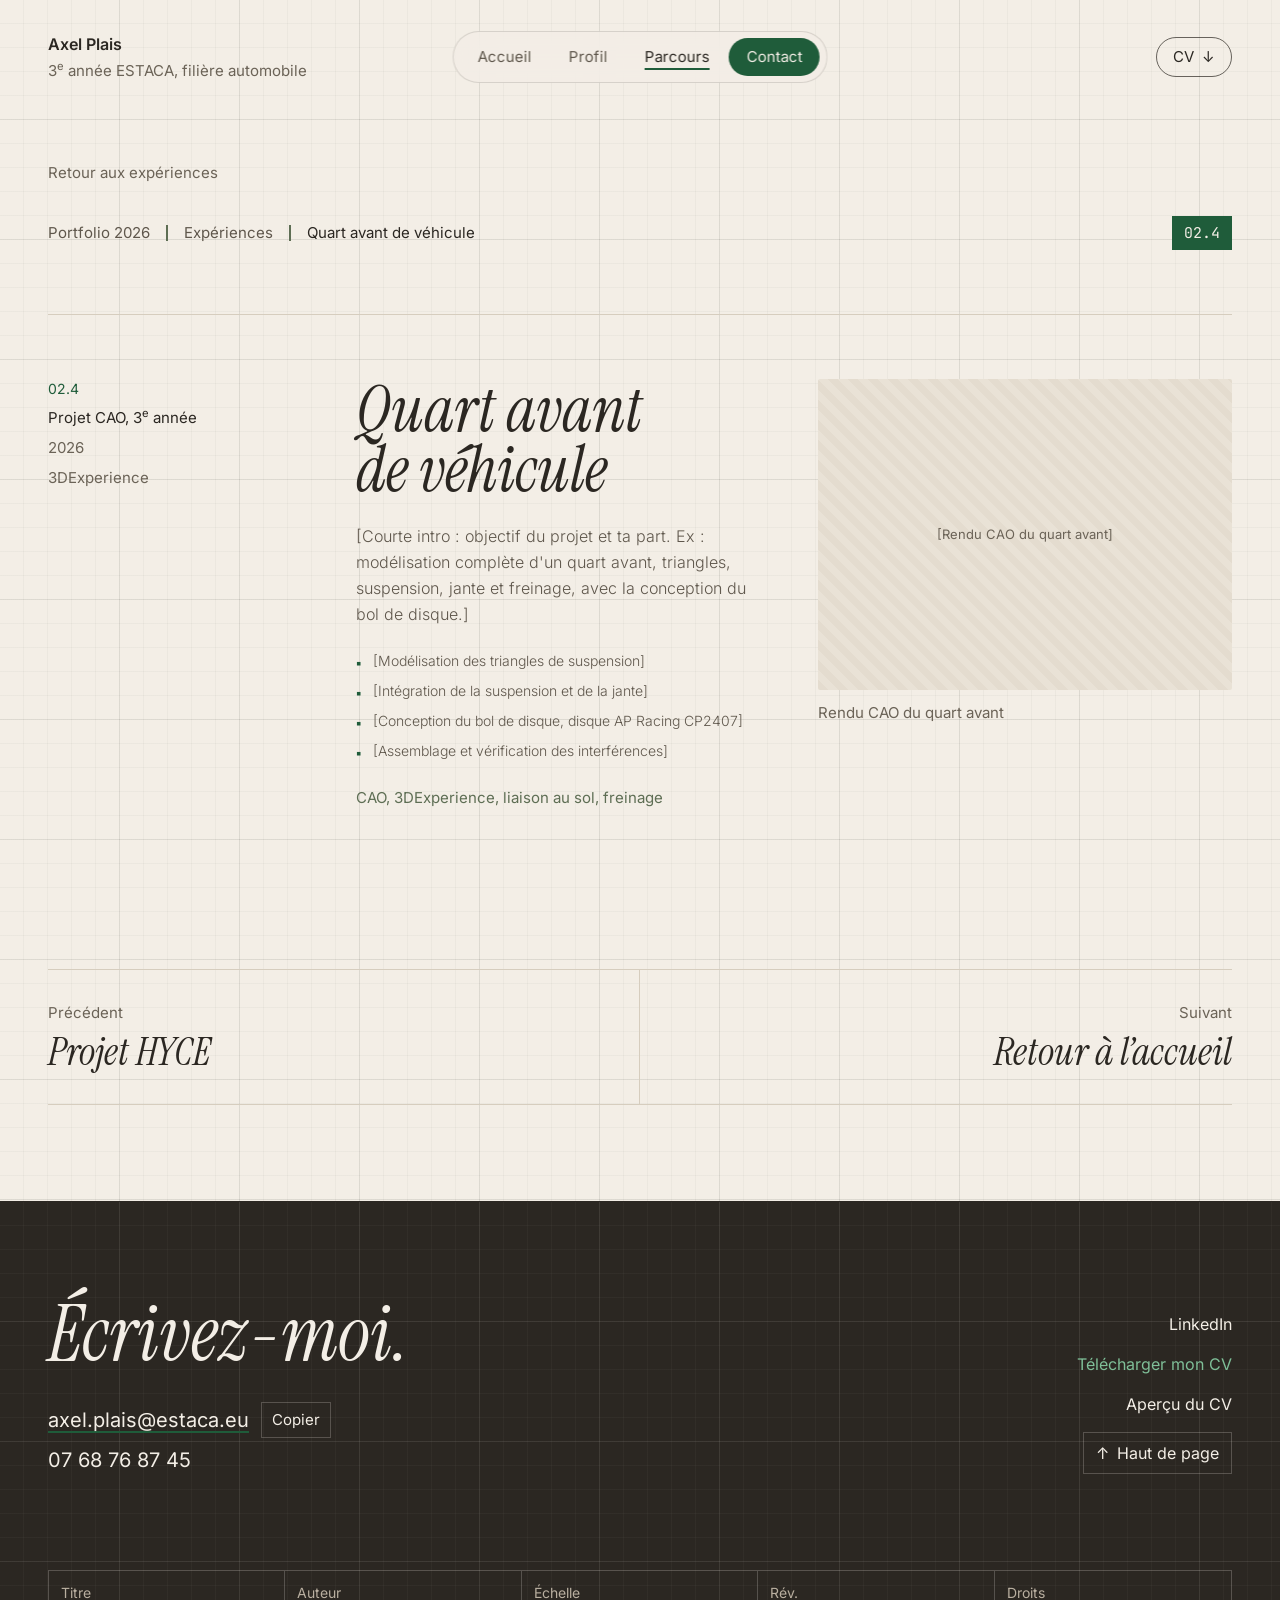
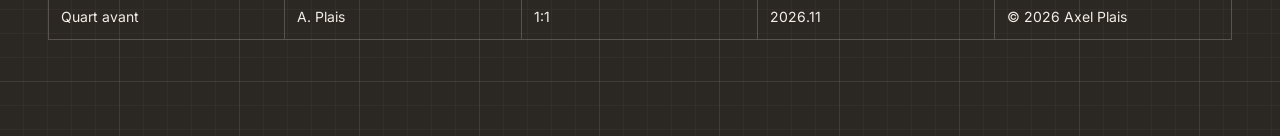
<file: site/projet-quart-avant.html>
<!DOCTYPE html>
<html lang="fr" class="scroll-smooth">
<head>
    <meta charset="UTF-8">
    <meta name="viewport" content="width=device-width, initial-scale=1.0">
    <title>Quart avant de véhicule, Axel Plais</title>
    <meta name="description" content="Projet de conception d’un quart avant de véhicule sous 3DExperience, mené par Axel Plais en 3e année à l’ESTACA.">
    <link rel="canonical" href="https://SITE-A-REMPLACER.netlify.app/projet-quart-avant.html">
    <meta name="theme-color" content="#F3EEE6">
    <meta property="og:type" content="website">
    <meta property="og:site_name" content="Axel Plais, portfolio">
    <meta property="og:locale" content="fr_FR">
    <meta property="og:title" content="Quart avant de véhicule, Axel Plais">
    <meta property="og:description" content="Projet de conception d’un quart avant de véhicule sous 3DExperience, mené par Axel Plais en 3e année à l’ESTACA.">
    <meta property="og:url" content="https://SITE-A-REMPLACER.netlify.app/projet-quart-avant.html">
    <meta property="og:image" content="https://SITE-A-REMPLACER.netlify.app/img/og-image.jpg">
    <meta property="og:image:width" content="1200">
    <meta property="og:image:height" content="630">
    <meta property="og:image:alt" content="Axel Plais, élève-ingénieur automobile à l’ESTACA">
    <meta name="twitter:card" content="summary_large_image">
    <link rel="icon" href="favicon.svg" type="image/svg+xml">
    <link rel="icon" href="favicon-32.png" sizes="32x32" type="image/png">
    <link rel="apple-touch-icon" href="apple-touch-icon.png">
    <link rel="preload" href="assets/fonts/instrument-serif-latin-400-italic.woff2" as="font" type="font/woff2" crossorigin>
    <link rel="preload" href="assets/fonts/inter-latin-400-normal.woff2" as="font" type="font/woff2" crossorigin>
    <link rel="stylesheet" href="assets/tailwind.css">
    <link rel="stylesheet" href="assets/style.css">
    <script>document.documentElement.classList.add('js-enabled')</script>
</head>
<body class="selection:bg-accent selection:text-paper">
    <div id="scroll-progress" aria-hidden="true"></div>
    <a href="#contenu" class="skip-link">Aller au contenu</a>

    <!-- EN-TÊTE -->
    <header id="site-header" class="fixed top-0 w-full z-40 py-6 md:py-8 px-5 md:px-12 flex justify-between items-center">
        <a href="index.html" class="header-id block">
            <div class="text-base font-semibold mb-1">Axel Plais</div>
            <div class="text-xs text-neutral-500 pr-14 md:pr-0">3<sup>e</sup> année ESTACA, filière automobile</div>
        </a>
        <nav aria-label="Navigation principale" class="nav-pill hidden md:flex text-xs text-neutral-400">
            <span class="nav-indicator" aria-hidden="true"></span>
            <a href="index.html#accueil" class="nav-link">Accueil</a>
            <a href="index.html#about" class="nav-link">Profil</a>
            <a href="index.html#experiences" aria-current="true" class="nav-link is-active">Parcours</a>
            <a href="#contact" class="nav-link">Contact</a>
        </nav>
        <a href="pdf/CV_Axel_PLAIS.pdf?v=2026-11-25" target="_blank" rel="noopener" class="header-cv hidden md:inline-flex items-center gap-2 text-xs text-ink border border-ink/70 rounded-full px-4 py-2 hover:bg-ink hover:text-paper transition-colors">CV <span aria-hidden="true">↓</span><span class="sr-only"> (PDF, nouvel onglet)</span></a>
    </header>

    <!-- MENU MOBILE -->
    <button id="menu-btn" type="button" aria-label="Ouvrir le menu" aria-expanded="false" aria-controls="mobile-menu" class="md:hidden fixed top-5 right-5 z-[60] w-11 h-11 rounded-full bg-ink text-paper flex flex-col items-center justify-center gap-[5px] shadow-md">
        <span class="block w-5 h-[1.5px] bg-paper transition"></span>
        <span class="block w-5 h-[1.5px] bg-paper transition"></span>
    </button>
    <nav id="mobile-menu" aria-label="Menu mobile" inert class="md:hidden fixed inset-0 z-50 bg-paper px-6 pt-28 pb-10 flex flex-col opacity-0 pointer-events-none transition-opacity duration-300">
        <a href="index.html#accueil" class="flex items-baseline gap-4 py-4 border-b border-neutral-800"><span class="font-mono text-xs text-accent w-8">00</span><span class="font-serif italic text-4xl text-ink">Accueil</span></a>
        <a href="index.html#about" class="flex items-baseline gap-4 py-4 border-b border-neutral-800"><span class="font-mono text-xs text-accent w-8">01</span><span class="font-serif italic text-4xl text-ink">Profil</span></a>
        <a href="index.html#experiences" aria-current="true" class="flex items-baseline gap-4 py-4 border-b border-neutral-800"><span class="font-mono text-xs text-accent w-8">02</span><span class="font-serif italic text-4xl text-ink">Parcours</span></a>
        <a href="#contact" class="flex items-baseline gap-4 py-4 border-b border-neutral-800"><span class="font-mono text-xs text-accent w-8">03</span><span class="font-serif italic text-4xl text-ink">Contact</span></a>
        <p class="mt-auto text-xs text-neutral-500">Axel Plais, portfolio 2026</p>
    </nav>

    <main id="contenu" tabindex="-1" class="px-5 md:px-12 pt-32 md:pt-40 pb-16 md:pb-24">
        <div class="page-wrap">

            <a href="index.html#experiences" class="inline-flex items-center gap-3 text-xs text-neutral-500 hover:text-accent transition">Retour aux expériences</a>

            <!-- Barre de titre -->
            <div class="mt-8 flex items-center justify-between gap-4 text-xs text-neutral-400">
                <div class="flex items-center gap-3 md:gap-4 min-w-0">
                    <span class="hidden sm:inline">Portfolio 2026</span>
                    <span class="hidden sm:inline w-[2px] h-4 bg-sage"></span>
                    <span>Expériences</span>
                    <span class="w-[2px] h-4 bg-sage shrink-0"></span>
                    <span class="text-ink truncate">Quart avant de véhicule</span>
                </div>
                <span class="font-mono bg-accent text-paper px-3 py-1.5 whitespace-nowrap">02.4</span>
            </div>
            <!-- 02.4 · Quart avant de véhicule -->
            <article id="exp-quart-avant" class="mt-10 md:mt-16 grid grid-cols-1 lg:grid-cols-12 gap-6 md:gap-8 lg:gap-12 py-10 md:py-16 border-t border-neutral-800">
                <div class="lg:col-span-3 text-xs text-neutral-500 space-y-1 md:space-y-2">
                    <div class="text-accent text-sm">02.4</div>
                    <div class="text-ink">Projet CAO, 3<sup>e</sup> année</div>
                    <div>2026</div>
                    <div>3DExperience</div>
                </div>
                <div class="lg:col-span-9 grid grid-cols-1 md:grid-cols-2 gap-8 md:gap-12">
                    <div>
                        <h1 class="font-serif italic text-4xl md:text-6xl text-ink leading-tight mb-4 md:mb-6">Quart avant de véhicule</h1>
                        <p class="text-neutral-400 font-light leading-relaxed mb-6">[Courte intro : objectif du projet et ta part. Ex : modélisation complète d'un quart avant, triangles, suspension, jante et freinage, avec la conception du bol de disque.]</p>
                        <ul class="space-y-2 text-sm text-neutral-400 font-light">
                            <li class="flex gap-3"><span class="text-accent mt-[2px]" aria-hidden="true">▪</span><span>[Modélisation des triangles de suspension]</span></li>
                            <li class="flex gap-3"><span class="text-accent mt-[2px]" aria-hidden="true">▪</span><span>[Intégration de la suspension et de la jante]</span></li>
                            <li class="flex gap-3"><span class="text-accent mt-[2px]" aria-hidden="true">▪</span><span>[Conception du bol de disque, disque AP Racing CP2407]</span></li>
                            <li class="flex gap-3"><span class="text-accent mt-[2px]" aria-hidden="true">▪</span><span>[Assemblage et vérification des interférences]</span></li>
                        </ul>
                        <p class="mt-6 text-xs text-sage">CAO, 3DExperience, liaison au sol, freinage</p>
                    </div>
                    <div class="group">
                        <div class="w-full aspect-[4/3] img-placeholder rounded-sm overflow-hidden">[Rendu CAO du quart avant]</div>
                        <p class="mt-3 text-xs text-neutral-500">Rendu CAO du quart avant</p>
                    </div>
                </div>
            </article>
            <!-- Pour développer la page, ajoute ici des blocs (missions, schémas, bilan) sur le modèle de la page stage-mcc.html -->

            <!-- Navigation entre expériences -->
            <nav aria-label="Navigation entre expériences" class="mt-16 md:mt-24 grid grid-cols-1 md:grid-cols-2 border-y border-neutral-800">
                <a href="hyce.html" class="group py-6 md:py-8 md:pr-8 border-b md:border-b-0 md:border-r border-neutral-800">
                    <div class="text-xs text-neutral-500">Précédent</div>
                    <div class="mt-2 font-serif italic text-3xl md:text-4xl text-ink group-hover:text-accent transition">Projet HYCE</div>
                </a>
                <a href="index.html" class="group py-6 md:py-8 md:pl-8 md:text-right">
                    <div class="text-xs text-neutral-500">Suivant</div>
                    <div class="mt-2 font-serif italic text-3xl md:text-4xl text-ink group-hover:text-accent transition">Retour à l’accueil</div>
                </a>
            </nav>
        </div>
    </main>

    <!-- CONTACT + CARTOUCHE (identique sur toutes les pages) -->
    <footer id="contact" class="py-16 md:py-24 px-5 md:px-12 border-t border-ink bg-ink text-paper">
        <div class="page-wrap flex flex-col md:flex-row justify-between items-start md:items-end gap-12">
            <div>
                <h2 class="font-serif italic text-5xl md:text-7xl mb-8">Écrivez-moi.</h2>
                <div class="space-y-2">
                    <div class="flex flex-wrap items-center gap-3"><a href="mailto:axel.plais@estaca.eu" class="text-lg md:text-xl text-paper underline decoration-accent underline-offset-4 hover:text-footaccent transition-colors break-all md:break-normal">axel.plais@estaca.eu</a><button type="button" class="copy-mail text-xs border border-paper/[.22] px-2.5 py-1.5 hover:text-footaccent transition" data-copy="axel.plais@estaca.eu" aria-live="polite">Copier</button></div>
                    <a href="tel:+33768768745" class="block text-lg md:text-xl text-paper hover:text-footaccent transition-colors">07 68 76 87 45</a>
                </div>
            </div>
            <div class="flex flex-row flex-wrap md:flex-col md:flex-nowrap items-start md:items-end gap-x-6 gap-y-4 text-base">
                <a href="https://www.linkedin.com/in/axel-plais-408740374/" target="_blank" rel="noopener" class="hover:text-footaccent transition">LinkedIn<span class="sr-only"> (nouvel onglet)</span></a>
                                <a href="pdf/CV_Axel_PLAIS.pdf?v=2026-11-25" target="_blank" rel="noopener" class="text-footaccent hover:text-sage transition">Télécharger mon CV<span class="sr-only"> (PDF, 104 Ko, nouvel onglet)</span></a>
                <button type="button" class="cv-preview hidden md:inline hover:text-footaccent transition" data-pdf="pdf/CV_Axel_PLAIS.pdf?v=2026-11-25">Aperçu du CV</button>
                <a href="#" class="haut-de-page inline-flex items-center gap-2 border border-paper/[.22] px-3 py-2 hover:text-footaccent transition" aria-label="Remonter en haut de la page"><span aria-hidden="true">↑</span> Haut de page</a>
            </div>
        </div>
        <div class="page-wrap mt-16 md:mt-24 grid grid-cols-2 md:grid-cols-5 border border-paper/[.22] text-sm text-footmuted">
            <div class="p-3 border-r border-b md:border-b-0 border-paper/[.22]"><div class="text-footmuted mb-1">Titre</div><div class="text-paper">Quart avant</div></div>
            <div class="p-3 border-b md:border-b-0 md:border-r border-paper/[.22]"><div class="text-footmuted mb-1">Auteur</div><div class="text-paper">A. Plais</div></div>
            <div class="p-3 border-r border-b md:border-b-0 border-paper/[.22]"><div class="text-footmuted mb-1">Échelle</div><div class="text-paper">1:1</div></div>
            <div class="p-3 border-b md:border-b-0 md:border-r border-paper/[.22]"><div class="text-footmuted mb-1">Rév.</div><div class="text-paper">2026.11</div></div>
            <div class="p-3 col-span-2 md:col-span-1"><div class="text-footmuted mb-1">Droits</div><div class="text-paper">© 2026 Axel Plais</div></div>
        </div>
    </footer>

    <script src="assets/menu.js" defer></script>
    <script src="assets/animations.js" defer></script>
</body>
</html>
</file>
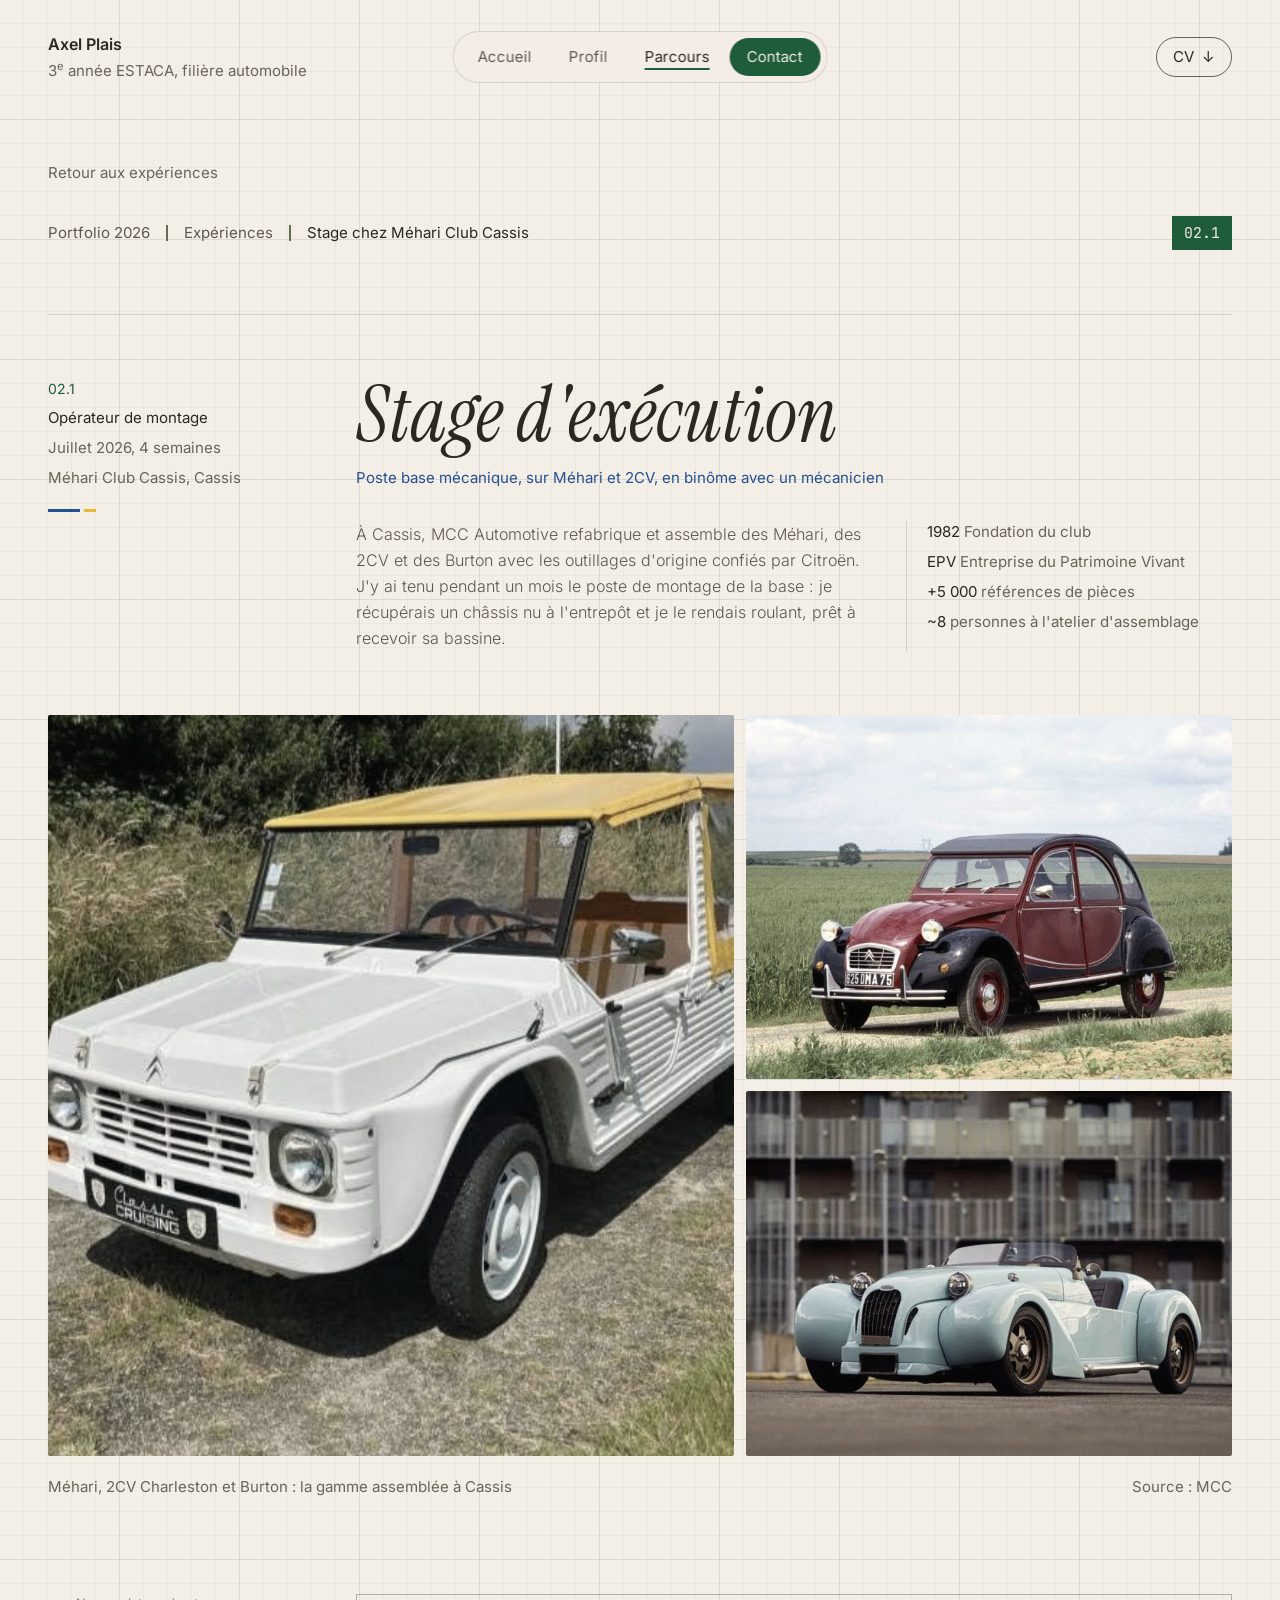
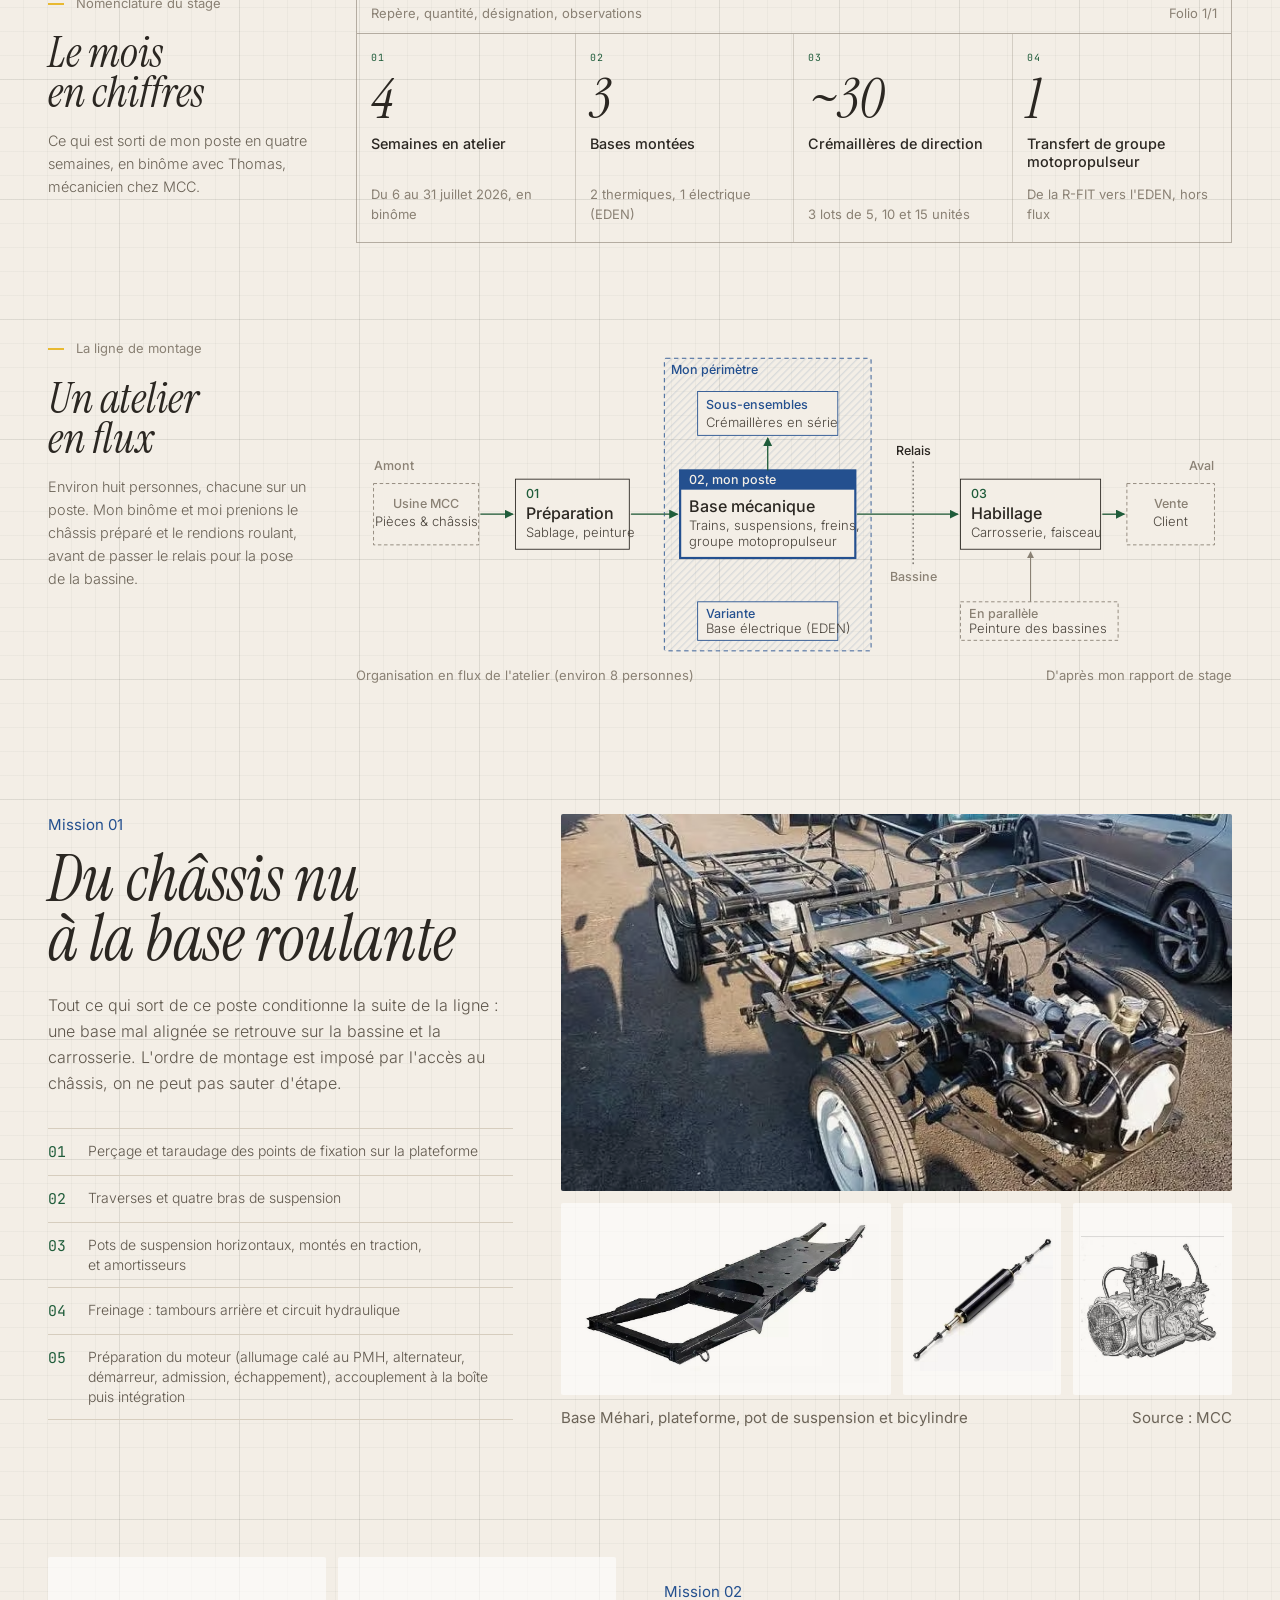
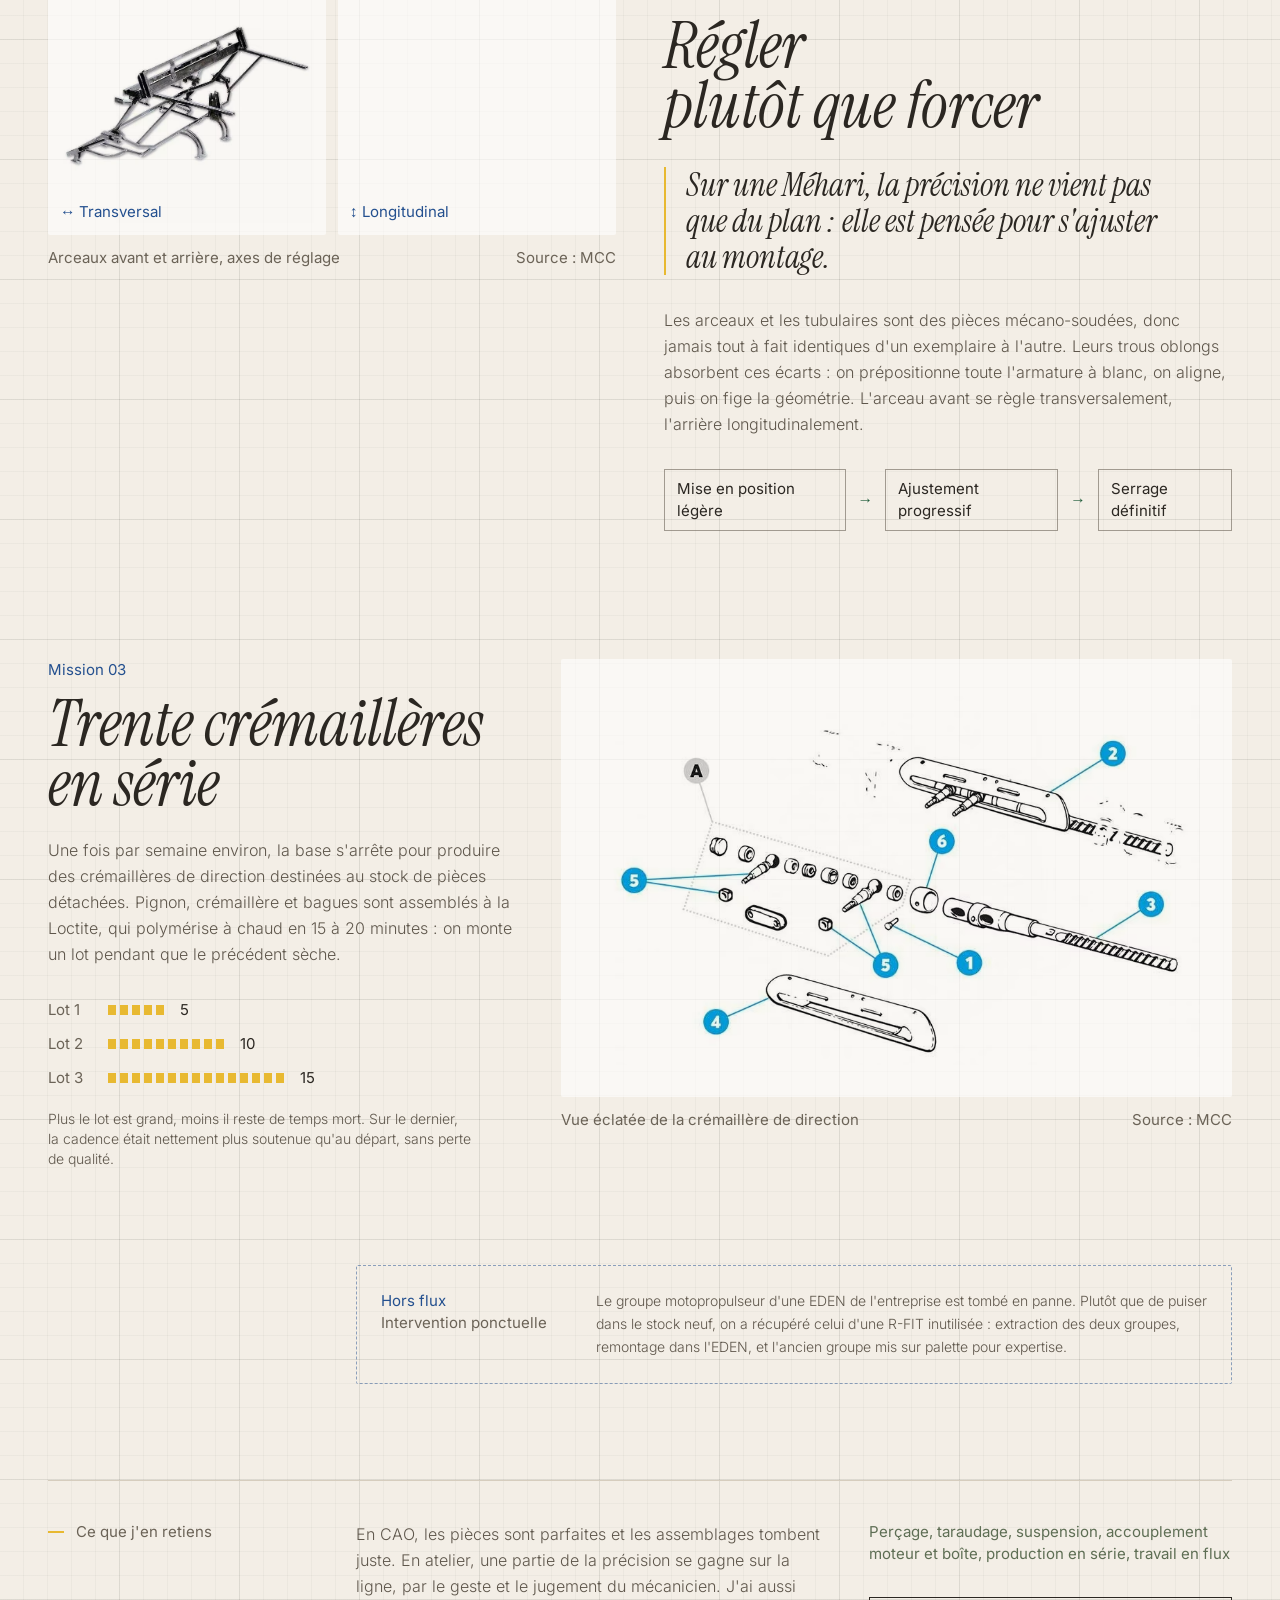
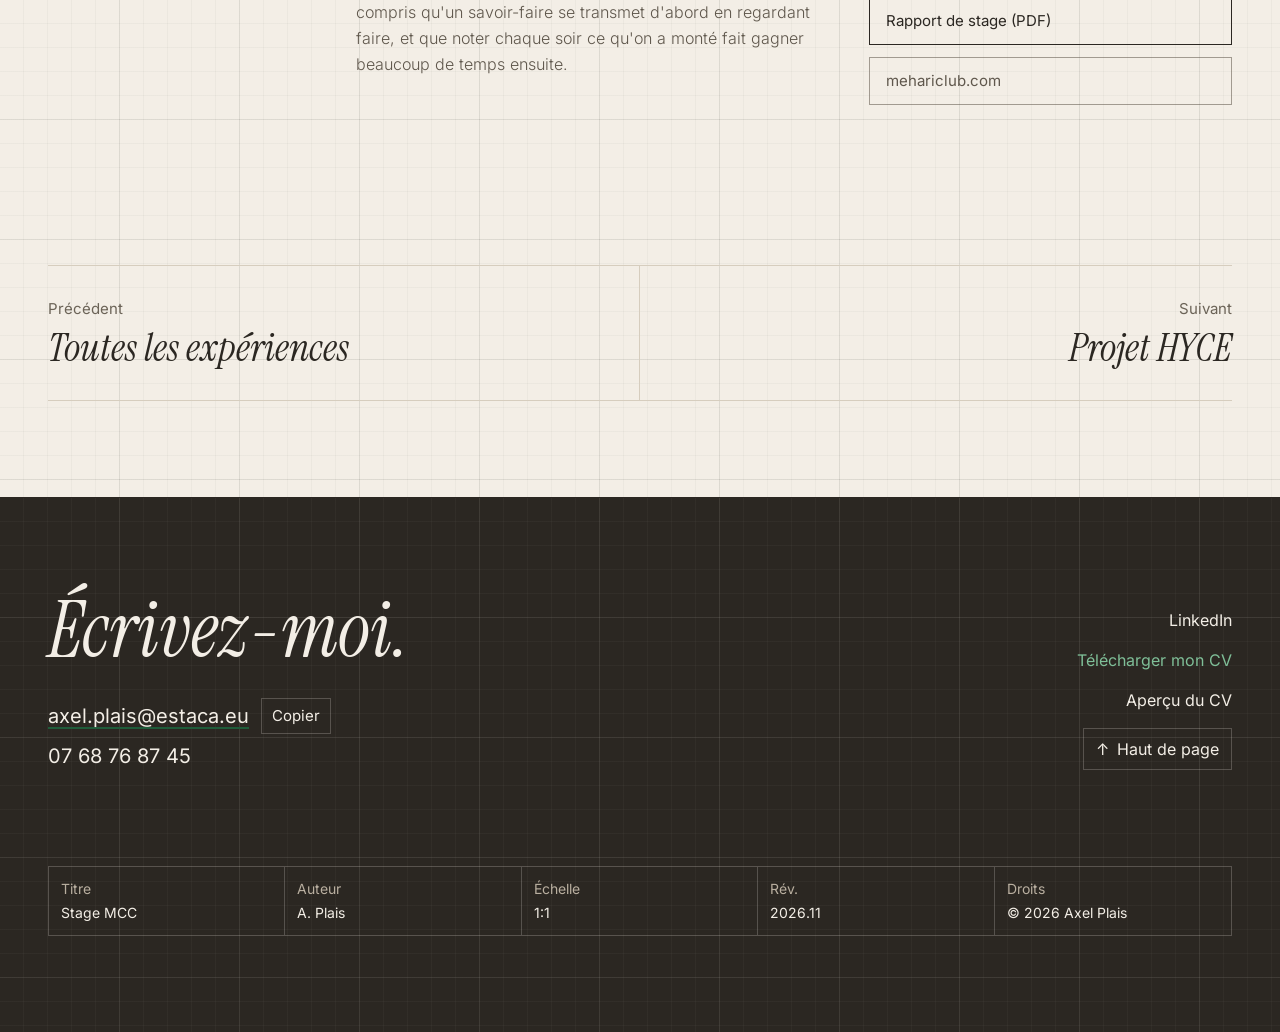
<file: site/stage-mcc.html>
<!DOCTYPE html>
<html lang="fr" class="scroll-smooth">
<head>
    <meta charset="UTF-8">
    <meta name="viewport" content="width=device-width, initial-scale=1.0">
    <title>Stage chez Méhari Club Cassis, Axel Plais</title>
    <meta name="description" content="Un mois sur la ligne de montage de Méhari Club Cassis : bases Méhari et 2CV, crémaillères en série, transfert de groupe motopropulseur. Stage d’exécution d’Axel Plais, ESTACA.">
    <link rel="canonical" href="https://SITE-A-REMPLACER.netlify.app/stage-mcc.html">
    <meta name="theme-color" content="#F3EEE6">
    <meta property="og:type" content="website">
    <meta property="og:site_name" content="Axel Plais, portfolio">
    <meta property="og:locale" content="fr_FR">
    <meta property="og:title" content="Stage chez Méhari Club Cassis, Axel Plais">
    <meta property="og:description" content="Un mois sur la ligne de montage de Méhari Club Cassis : bases Méhari et 2CV, crémaillères en série, transfert de groupe motopropulseur. Stage d’exécution d’Axel Plais, ESTACA.">
    <meta property="og:url" content="https://SITE-A-REMPLACER.netlify.app/stage-mcc.html">
    <meta property="og:image" content="https://SITE-A-REMPLACER.netlify.app/img/og-image.jpg">
    <meta property="og:image:width" content="1200">
    <meta property="og:image:height" content="630">
    <meta property="og:image:alt" content="Axel Plais, élève-ingénieur automobile à l’ESTACA">
    <meta name="twitter:card" content="summary_large_image">
    <link rel="icon" href="favicon.svg" type="image/svg+xml">
    <link rel="icon" href="favicon-32.png" sizes="32x32" type="image/png">
    <link rel="apple-touch-icon" href="apple-touch-icon.png">
    <link rel="preload" href="assets/fonts/instrument-serif-latin-400-italic.woff2" as="font" type="font/woff2" crossorigin>
    <link rel="preload" href="assets/fonts/inter-latin-400-normal.woff2" as="font" type="font/woff2" crossorigin>
    <link rel="stylesheet" href="assets/tailwind.css">
    <link rel="stylesheet" href="assets/style.css">
    <script>document.documentElement.classList.add('js-enabled')</script>
</head>
<body class="selection:bg-accent selection:text-paper">
    <div id="scroll-progress" aria-hidden="true"></div>
    <a href="#contenu" class="skip-link">Aller au contenu</a>

    <!-- EN-TÊTE -->
    <header id="site-header" class="fixed top-0 w-full z-40 py-6 md:py-8 px-5 md:px-12 flex justify-between items-center">
        <a href="index.html" class="header-id block">
            <div class="text-base font-semibold mb-1">Axel Plais</div>
            <div class="text-xs text-neutral-500 pr-14 md:pr-0">3<sup>e</sup> année ESTACA, filière automobile</div>
        </a>
        <nav aria-label="Navigation principale" class="nav-pill hidden md:flex text-xs text-neutral-400">
            <span class="nav-indicator" aria-hidden="true"></span>
            <a href="index.html#accueil" class="nav-link">Accueil</a>
            <a href="index.html#about" class="nav-link">Profil</a>
            <a href="index.html#experiences" aria-current="true" class="nav-link is-active">Parcours</a>
            <a href="#contact" class="nav-link">Contact</a>
        </nav>
        <a href="pdf/CV_Axel_PLAIS.pdf?v=2026-11-25" target="_blank" rel="noopener" class="header-cv hidden md:inline-flex items-center gap-2 text-xs text-ink border border-ink/70 rounded-full px-4 py-2 hover:bg-ink hover:text-paper transition-colors">CV <span aria-hidden="true">↓</span><span class="sr-only"> (PDF, nouvel onglet)</span></a>
    </header>

    <!-- MENU MOBILE -->
    <button id="menu-btn" type="button" aria-label="Ouvrir le menu" aria-expanded="false" aria-controls="mobile-menu" class="md:hidden fixed top-5 right-5 z-[60] w-11 h-11 rounded-full bg-ink text-paper flex flex-col items-center justify-center gap-[5px] shadow-md">
        <span class="block w-5 h-[1.5px] bg-paper transition"></span>
        <span class="block w-5 h-[1.5px] bg-paper transition"></span>
    </button>
    <nav id="mobile-menu" aria-label="Menu mobile" inert class="md:hidden fixed inset-0 z-50 bg-paper px-6 pt-28 pb-10 flex flex-col opacity-0 pointer-events-none transition-opacity duration-300">
        <a href="index.html#accueil" class="flex items-baseline gap-4 py-4 border-b border-neutral-800"><span class="font-mono text-xs text-accent w-8">00</span><span class="font-serif italic text-4xl text-ink">Accueil</span></a>
        <a href="index.html#about" class="flex items-baseline gap-4 py-4 border-b border-neutral-800"><span class="font-mono text-xs text-accent w-8">01</span><span class="font-serif italic text-4xl text-ink">Profil</span></a>
        <a href="index.html#experiences" aria-current="true" class="flex items-baseline gap-4 py-4 border-b border-neutral-800"><span class="font-mono text-xs text-accent w-8">02</span><span class="font-serif italic text-4xl text-ink">Parcours</span></a>
        <a href="#contact" class="flex items-baseline gap-4 py-4 border-b border-neutral-800"><span class="font-mono text-xs text-accent w-8">03</span><span class="font-serif italic text-4xl text-ink">Contact</span></a>
        <p class="mt-auto text-xs text-neutral-500">Axel Plais, portfolio 2026</p>
    </nav>

    <main id="contenu" tabindex="-1" class="px-5 md:px-12 pt-32 md:pt-40 pb-16 md:pb-24">
        <div class="page-wrap">

            <a href="index.html#experiences" class="inline-flex items-center gap-3 text-xs text-neutral-500 hover:text-accent transition">Retour aux expériences</a>

            <!-- Barre de titre -->
            <div class="mt-8 flex items-center justify-between gap-4 text-xs text-neutral-400">
                <div class="flex items-center gap-3 md:gap-4 min-w-0">
                    <span class="hidden sm:inline">Portfolio 2026</span>
                    <span class="hidden sm:inline w-[2px] h-4 bg-sage"></span>
                    <span>Expériences</span>
                    <span class="w-[2px] h-4 bg-sage shrink-0"></span>
                    <span class="text-ink truncate">Stage chez Méhari Club Cassis</span>
                </div>
                <span class="font-mono bg-accent text-paper px-3 py-1.5 whitespace-nowrap">02.1</span>
            </div>
            <!-- 02.1 · Stage d'exécution — Méhari Club Cassis
                 Photos : img/mcc/ · Rapport : Rapport_stage_MCC_PLAIS.pdf -->
            <article id="exp-stage" class="mt-10 md:mt-16 py-10 md:py-16 border-t border-neutral-800">

                <!-- En-tête -->
                <div class="grid grid-cols-1 lg:grid-cols-12 gap-6 md:gap-8 lg:gap-12">
                    <div class="lg:col-span-3 text-xs text-neutral-500 space-y-1 md:space-y-2">
                        <div class="text-accent text-sm">02.1</div>
                        <div class="text-ink">Opérateur de montage</div>
                        <div>Juillet 2026, 4 semaines</div>
                        <div>Méhari Club Cassis, Cassis</div>
                        <div class="flex items-center gap-1 pt-3"><span class="w-8 h-[3px] bg-mccblue"></span><span class="w-3 h-[3px] bg-mccyellow"></span></div>
                    </div>
                    <div class="lg:col-span-9">
                        <h1 class="font-serif italic text-5xl md:text-7xl text-ink leading-none">Stage d'exécution</h1>
                        <p class="mt-4 text-xs text-mccblue">Poste base mécanique, sur Méhari et 2CV, en binôme avec un mécanicien</p>
                        <div class="mt-8 grid grid-cols-1 md:grid-cols-5 gap-6 md:gap-10">
                            <p class="md:col-span-3 text-neutral-400 font-light leading-relaxed">
                                À Cassis, MCC Automotive refabrique et assemble des Méhari, des 2CV et des Burton avec les outillages d'origine confiés par Citroën. J'y ai tenu pendant un mois le poste de montage de la base : je récupérais un châssis nu à l'entrepôt et je le rendais roulant, prêt à recevoir sa bassine.
                            </p>
                            <ul class="md:col-span-2 text-xs text-neutral-500 border-l border-neutral-800 pl-5 space-y-2">
                                <li><span class="text-ink">1982</span> Fondation du club</li>
                                <li><span class="text-ink">EPV</span> Entreprise du Patrimoine Vivant</li>
                                <li><span class="text-ink">+5 000</span> références de pièces</li>
                                <li><span class="text-ink">~8</span> personnes à l'atelier d'assemblage</li>
                            </ul>
                        </div>
                    </div>
                </div>

                <!-- Planche 1 : la gamme -->
                <figure class="mt-12 md:mt-16 grid grid-cols-2 md:grid-cols-12 gap-2 md:gap-3">
                    <div class="col-span-2 md:col-span-7 overflow-hidden rounded-sm"><picture><source srcset="img/mcc/mehari.avif" type="image/avif"><source srcset="img/mcc/mehari.webp" type="image/webp"><img width="631" height="512" fetchpriority="high" decoding="async" src="img/mcc/mehari.jpg" alt="Méhari reconstruite par MCC" class="mcc-photo w-full h-full aspect-[4/3] md:aspect-auto object-cover"></picture></div>
                    <div class="col-span-2 md:col-span-5 grid grid-cols-2 md:grid-cols-1 md:grid-rows-2 gap-2 md:gap-3">
                        <div class="overflow-hidden rounded-sm"><picture><source srcset="img/mcc/2cv.avif" type="image/avif"><source srcset="img/mcc/2cv.webp" type="image/webp"><img width="682" height="511" loading="lazy" decoding="async" src="img/mcc/2cv.jpg" alt="2CV Charleston" class="mcc-photo w-full h-full aspect-[4/3] md:aspect-auto object-cover"></picture></div>
                        <div class="overflow-hidden rounded-sm"><picture><source srcset="img/mcc/burton.avif" type="image/avif"><source srcset="img/mcc/burton.webp" type="image/webp"><img width="927" height="666" loading="lazy" decoding="async" src="img/mcc/burton.jpg" alt="Burton" class="mcc-photo w-full h-full aspect-[4/3] md:aspect-auto object-cover"></picture></div>
                    </div>
                    <figcaption class="col-span-2 md:col-span-12 mt-2 flex flex-wrap justify-between gap-2 text-xs text-neutral-500">
                        <span>Méhari, 2CV Charleston et Burton : la gamme assemblée à Cassis</span><span>Source : MCC</span>
                    </figcaption>
                </figure>

                <!-- ===== NOMENCLATURE ===== -->
                <section class="mcc-bloc">
                  <div class="mcc-side">
                    <h2 class="mcc-label"><span class="mcc-tick"></span>Nomenclature du stage</h2>
                    <p class="mcc-side-title">Le mois<br>en chiffres</p>
                    <p class="mcc-side-text">Ce qui est sorti de mon poste en quatre semaines, en binôme avec Thomas, mécanicien chez MCC.</p>
                  </div>
                  <div class="mcc-nomen">
                    <div class="mcc-nomen-head">
                      <span>Repère, quantité, désignation, observations</span><span>Folio 1/1</span>
                    </div>
                    <div class="mcc-nomen-grid">
                      <div class="mcc-nomen-cell">
                        <span class="mcc-rep">01</span>
                        <span class="mcc-qte">4</span>
                        <span class="mcc-desig">Semaines en atelier</span>
                        <span class="mcc-obs">Du 6 au 31 juillet 2026, en binôme</span>
                      </div>
                      <div class="mcc-nomen-cell">
                        <span class="mcc-rep">02</span>
                        <span class="mcc-qte">3</span>
                        <span class="mcc-desig">Bases montées</span>
                        <span class="mcc-obs">2 thermiques, 1 électrique (EDEN)</span>
                      </div>
                      <div class="mcc-nomen-cell">
                        <span class="mcc-rep">03</span>
                        <span class="mcc-qte">~30</span>
                        <span class="mcc-desig">Crémaillères de direction</span>
                        <span class="mcc-obs">3 lots de 5, 10 et 15 unités</span>
                      </div>
                      <div class="mcc-nomen-cell">
                        <span class="mcc-rep">04</span>
                        <span class="mcc-qte">1</span>
                        <span class="mcc-desig">Transfert de groupe motopropulseur</span>
                        <span class="mcc-obs">De la R-FIT vers l'EDEN, hors flux</span>
                      </div>
                    </div>
                  </div>
                </section>

                <!-- ===== LIGNE DE MONTAGE ===== -->
                <section class="mcc-bloc">
                  <div class="mcc-side">
                    <div>
                      <h2 class="mcc-label"><span class="mcc-tick"></span>La ligne de montage</h2>
                      <p class="mcc-side-title">Un atelier<br>en flux</p>
                    </div>
                    <p class="mcc-side-text">Environ huit personnes, chacune sur un poste. Mon binôme et moi prenions le châssis préparé et le rendions roulant, avant de passer le relais pour la pose de la bassine.</p>
                  </div>
                  <figure class="mcc-flux">
                    <svg width="0" height="0" style="position:absolute;width:0;height:0;overflow:hidden" aria-hidden="true" focusable="false">
                      <defs>
                        <marker id="fl" viewBox="0 0 10 10" refX="9" refY="5" markerWidth="7" markerHeight="7" orient="auto-start-reverse"><path d="M0,0 L10,5 L0,10 z" fill="#1F5C3A"/></marker>
                        <marker id="fg" viewBox="0 0 10 10" refX="9" refY="5" markerWidth="7" markerHeight="7" orient="auto-start-reverse"><path d="M0,0 L10,5 L0,10 z" fill="#8A8174"/></marker>
                        <pattern id="hatch" width="6" height="6" patternUnits="userSpaceOnUse" patternTransform="rotate(45)"><line x1="0" y1="0" x2="0" y2="6" stroke="#24508F" stroke-opacity=".12" stroke-width="3"/></pattern>
                      </defs>
                    </svg>
                    <!-- Version large (tablette / ordinateur) -->
                    <svg class="mcc-flux-h" viewBox="0 0 1000 360" role="img" aria-label="Organisation en flux de l'atelier MCC : usine de pièces, préparation, base mécanique (mon poste, avec les crémaillères en série), habillage et finitions, vente.">


                      <!-- Périmètre de mon poste -->
                      <rect x="352" y="22" width="236" height="334" fill="url(#hatch)" stroke="#24508F" stroke-dasharray="5 4" rx="2"/>
                      <text x="360" y="40" class="t-mono t-blue">Mon périmètre</text>

                      <!-- Axe du flux -->
                      <line x1="20" y1="200" x2="980" y2="200" stroke="#D6CDBE" stroke-width="1"/>
                      <text x="20" y="150" class="t-mono t-grey">Amont</text>
                      <text x="980" y="150" text-anchor="end" class="t-mono t-grey">Aval</text>

                      <!-- Usine de pièces (amont) -->
                      <rect x="20" y="165" width="120" height="70" fill="#F3EEE6" stroke="#8A8174" stroke-dasharray="4 3"/>
                      <text x="80" y="193" text-anchor="middle" class="t-mono t-grey">Usine MCC</text>
                      <text x="80" y="213" text-anchor="middle" class="t-sans">Pièces &amp; châssis</text>

                      <!-- 01 Préparation -->
                      <rect x="182" y="160" width="130" height="80" fill="#F3EEE6" stroke="#2B2722"/>
                      <text x="194" y="182" class="t-mono t-accent">01</text>
                      <text x="194" y="206" class="t-title">Préparation</text>
                      <text x="194" y="226" class="t-sans">Sablage, peinture</text>

                      <!-- 02 Base mécanique (mon poste) -->
                      <rect x="370" y="150" width="200" height="100" fill="#F3EEE6" stroke="#24508F" stroke-width="2.5"/>
                      <rect x="370" y="150" width="200" height="22" fill="#24508F"/>
                      <text x="380" y="166" class="t-mono t-paper">02, mon poste</text>
                      <text x="380" y="198" class="t-title">Base mécanique</text>
                      <text x="380" y="218" class="t-sans">Trains, suspensions, freins,</text>
                      <text x="380" y="236" class="t-sans">groupe motopropulseur</text>

                      <!-- Sous-ensembles : crémaillères (alimente la base) -->
                      <rect x="390" y="60" width="160" height="50" fill="#F3EEE6" stroke="#24508F"/>
                      <text x="400" y="80" class="t-mono t-blue">Sous-ensembles</text>
                      <text x="400" y="100" class="t-sans">Crémaillères en série</text>
                      <line x1="470" y1="150" x2="470" y2="113" stroke="#1F5C3A" stroke-width="1.5" marker-end="url(#fl)"/>

                      <!-- Base électrique en parallèle -->
                      <rect x="390" y="300" width="160" height="44" fill="#F3EEE6" stroke="#24508F"/>
                      <text x="400" y="318" class="t-mono t-blue">Variante</text>
                      <text x="400" y="336" class="t-sans">Base électrique (EDEN)</text>

                      <!-- Relais -->
                      <line x1="636" y1="140" x2="636" y2="260" stroke="#2B2722" stroke-dasharray="2 3"/>
                      <text x="636" y="132" text-anchor="middle" class="t-mono t-ink">Relais</text>
                      <text x="636" y="276" text-anchor="middle" class="t-mono t-grey">Bassine</text>

                      <!-- 03 Habillage & finitions -->
                      <rect x="690" y="160" width="160" height="80" fill="#F3EEE6" stroke="#2B2722"/>
                      <text x="702" y="182" class="t-mono t-accent">03</text>
                      <text x="702" y="206" class="t-title">Habillage</text>
                      <text x="702" y="226" class="t-sans">Carrosserie, faisceau</text>

                      <!-- Peinture bassines & carrosseries -->
                      <rect x="690" y="300" width="180" height="44" fill="#F3EEE6" stroke="#8A8174" stroke-dasharray="4 3"/>
                      <text x="700" y="318" class="t-mono t-grey">En parallèle</text>
                      <text x="700" y="336" class="t-sans">Peinture des bassines</text>
                      <line x1="770" y1="300" x2="770" y2="243" stroke="#8A8174" stroke-width="1.2" marker-end="url(#fg)"/>

                      <!-- Vente (aval) -->
                      <rect x="880" y="165" width="100" height="70" fill="#F3EEE6" stroke="#8A8174" stroke-dasharray="4 3"/>
                      <text x="930" y="193" text-anchor="middle" class="t-mono t-grey">Vente</text>
                      <text x="930" y="213" text-anchor="middle" class="t-sans">Client</text>

                      <!-- Flèches du flux principal -->
                      <line x1="142" y1="200" x2="179" y2="200" stroke="#1F5C3A" stroke-width="1.5" marker-end="url(#fl)"/>
                      <line x1="314" y1="200" x2="367" y2="200" stroke="#1F5C3A" stroke-width="1.5" marker-end="url(#fl)"/>
                      <line x1="572" y1="200" x2="687" y2="200" stroke="#1F5C3A" stroke-width="1.5" marker-end="url(#fl)"/>
                      <line x1="852" y1="200" x2="877" y2="200" stroke="#1F5C3A" stroke-width="1.5" marker-end="url(#fl)"/>
                    </svg>

                    <!-- Version mobile (verticale) -->
                    <svg class="mcc-flux-v" viewBox="0 0 360 700" role="img" aria-label="Organisation en flux de l'atelier MCC, de haut en bas.">
                      <rect x="20" y="10" width="200" height="50" fill="#F3EEE6" stroke="#8A8174" stroke-dasharray="4 3"/>
                      <text x="32" y="30" class="t-mono t-grey">Amont, usine MCC</text>
                      <text x="32" y="49" class="t-sans">Pièces &amp; châssis</text>
                      <line x1="120" y1="62" x2="120" y2="92" stroke="#1F5C3A" stroke-width="1.5" marker-end="url(#fl)"/>

                      <rect x="20" y="95" width="200" height="66" fill="#F3EEE6" stroke="#2B2722"/>
                      <text x="32" y="115" class="t-mono t-accent">01</text>
                      <text x="32" y="137" class="t-title">Préparation</text>
                      <text x="32" y="154" class="t-sans">Sablage, peinture</text>
                      <line x1="120" y1="163" x2="120" y2="205" stroke="#1F5C3A" stroke-width="1.5" marker-end="url(#fl)"/>

                      <rect x="10" y="185" width="340" height="245" fill="url(#hatch)" stroke="#24508F" stroke-dasharray="5 4" rx="2"/>
                      <text x="340" y="422" text-anchor="end" class="t-mono t-blue">Mon périmètre</text>
                      <rect x="20" y="210" width="200" height="104" fill="#F3EEE6" stroke="#24508F" stroke-width="2.5"/>
                      <rect x="20" y="210" width="200" height="22" fill="#24508F"/>
                      <text x="30" y="226" class="t-mono t-paper">02, mon poste</text>
                      <text x="30" y="256" class="t-title">Base mécanique</text>
                      <text x="30" y="276" class="t-sans">Trains, suspensions, freins,</text>
                      <text x="30" y="294" class="t-sans">groupe motopropulseur</text>
                      <rect x="20" y="340" width="200" height="60" fill="#F3EEE6" stroke="#24508F"/>
                      <text x="30" y="362" class="t-mono t-blue">Sous-ensembles</text>
                      <text x="30" y="384" class="t-sans">Crémaillères en série</text>
                      <line x1="120" y1="316" x2="120" y2="337" stroke="#1F5C3A" stroke-width="1.5" marker-end="url(#fl)"/>
                      <rect x="236" y="236" width="104" height="66" fill="#F3EEE6" stroke="#24508F"/>
                      <text x="246" y="256" class="t-mono t-blue">Variante</text>
                      <text x="246" y="276" class="t-sans">Base</text>
                      <text x="246" y="293" class="t-sans">électrique</text>

                      <line x1="120" y1="430" x2="120" y2="490" stroke="#1F5C3A" stroke-width="1.5" marker-end="url(#fl)"/>
                      <line x1="60" y1="460" x2="180" y2="460" stroke="#2B2722" stroke-dasharray="2 3"/>
                      <text x="190" y="464" class="t-mono t-ink">Relais, bassine</text>

                      <rect x="20" y="493" width="200" height="66" fill="#F3EEE6" stroke="#2B2722"/>
                      <text x="32" y="513" class="t-mono t-accent">03</text>
                      <text x="32" y="535" class="t-title">Habillage</text>
                      <text x="32" y="552" class="t-sans">Carrosserie, faisceau</text>
                      <rect x="236" y="493" width="104" height="66" fill="#F3EEE6" stroke="#8A8174" stroke-dasharray="4 3"/>
                      <text x="246" y="513" class="t-mono t-grey">Parallèle</text>
                      <text x="246" y="533" class="t-sans">Peinture</text>
                      <text x="246" y="550" class="t-sans">bassines</text>
                      <line x1="234" y1="526" x2="223" y2="526" stroke="#8A8174" stroke-width="1.2" marker-end="url(#fg)"/>
                      <line x1="120" y1="561" x2="120" y2="602" stroke="#1F5C3A" stroke-width="1.5" marker-end="url(#fl)"/>

                      <rect x="20" y="605" width="200" height="50" fill="#F3EEE6" stroke="#8A8174" stroke-dasharray="4 3"/>
                      <text x="32" y="625" class="t-mono t-grey">Aval, vente</text>
                      <text x="32" y="644" class="t-sans">Client</text>
                    </svg>
                    <figcaption class="mcc-cap"><span>Organisation en flux de l'atelier (environ 8 personnes)</span><span>D'après mon rapport de stage</span></figcaption>
                  </figure>
                </section>

                <!-- Mission 1 : la base -->
                <div class="mt-20 md:mt-32 grid grid-cols-1 lg:grid-cols-12 gap-8 lg:gap-12 items-start">
                    <div class="lg:col-span-5">
                        <div class="text-xs text-mccblue">Mission 01</div>
                        <h2 class="mt-3 font-serif italic text-4xl md:text-6xl text-ink leading-[0.95]">Du châssis nu<br>à la base roulante</h2>
                        <p class="mt-6 text-neutral-400 font-light leading-relaxed">Tout ce qui sort de ce poste conditionne la suite de la ligne : une base mal alignée se retrouve sur la bassine et la carrosserie. L'ordre de montage est imposé par l'accès au châssis, on ne peut pas sauter d'étape.</p>
                        <ol class="mt-8 space-y-0 border-t border-neutral-800">
                            <li class="flex gap-4 py-3 border-b border-neutral-800"><span class="font-mono text-xs text-accent w-6 shrink-0">01</span><span class="text-sm text-neutral-400 font-light">Perçage et taraudage des points de fixation sur la plateforme</span></li>
                            <li class="flex gap-4 py-3 border-b border-neutral-800"><span class="font-mono text-xs text-accent w-6 shrink-0">02</span><span class="text-sm text-neutral-400 font-light">Traverses et quatre bras de suspension</span></li>
                            <li class="flex gap-4 py-3 border-b border-neutral-800"><span class="font-mono text-xs text-accent w-6 shrink-0">03</span><span class="text-sm text-neutral-400 font-light">Pots de suspension horizontaux, montés en traction, et amortisseurs</span></li>
                            <li class="flex gap-4 py-3 border-b border-neutral-800"><span class="font-mono text-xs text-accent w-6 shrink-0">04</span><span class="text-sm text-neutral-400 font-light">Freinage : tambours arrière et circuit hydraulique</span></li>
                            <li class="flex gap-4 py-3 border-b border-neutral-800"><span class="font-mono text-xs text-accent w-6 shrink-0">05</span><span class="text-sm text-neutral-400 font-light">Préparation du moteur (allumage calé au PMH, alternateur, démarreur, admission, échappement), accouplement à la boîte puis intégration</span></li>
                        </ol>
                    </div>
                    <figure class="lg:col-span-7">
                        <div class="grid grid-cols-6 gap-2 md:gap-3">
                            <div class="col-span-6 overflow-hidden rounded-sm"><picture><source srcset="img/mcc/base.avif" type="image/avif"><source srcset="img/mcc/base.webp" type="image/webp"><img width="739" height="415" loading="lazy" decoding="async" src="img/mcc/base.jpg" alt="Base de Méhari roulante" class="mcc-photo w-full aspect-[16/9] object-cover"></picture></div>
                            <div class="col-span-3 bg-white/60 rounded-sm p-3 flex items-center"><picture><source srcset="img/mcc/chassis.avif" type="image/avif"><source srcset="img/mcc/chassis.webp" type="image/webp"><img width="1000" height="551" loading="lazy" decoding="async" src="img/mcc/chassis.jpg" alt="Châssis plateforme" class="mcc-cutout w-full"></picture></div>
                            <div class="col-span-3 grid grid-cols-2 gap-2 md:gap-3">
                                <div class="bg-white/60 rounded-sm p-2 flex items-center"><picture><source srcset="img/mcc/pot-suspension.avif" type="image/avif"><source srcset="img/mcc/pot-suspension.webp" type="image/webp"><img width="512" height="512" loading="lazy" decoding="async" src="img/mcc/pot-suspension.jpg" alt="Pot de suspension" class="mcc-cutout w-full"></picture></div>
                                <div class="bg-white/60 rounded-sm p-2 flex items-center"><picture><source srcset="img/mcc/gmp.avif" type="image/avif"><source srcset="img/mcc/gmp.webp" type="image/webp"><img width="500" height="442" loading="lazy" decoding="async" src="img/mcc/gmp.jpg" alt="Groupe motopropulseur bicylindre" class="mcc-cutout w-full"></picture></div>
                            </div>
                        </div>
                        <figcaption class="mt-3 flex flex-wrap justify-between gap-2 text-xs text-neutral-500"><span>Base Méhari, plateforme, pot de suspension et bicylindre</span><span>Source : MCC</span></figcaption>
                    </figure>
                </div>

                <!-- Mission 2 : les arceaux -->
                <div class="mt-20 md:mt-32 grid grid-cols-1 lg:grid-cols-12 gap-8 lg:gap-12 items-start">
                    <figure class="lg:col-span-6 order-2 lg:order-1">
                        <div class="grid grid-cols-2 gap-2 md:gap-3">
                            <div class="relative bg-white/60 rounded-sm p-3">
                                <picture><source srcset="img/mcc/arceau-avant.avif" type="image/avif"><source srcset="img/mcc/arceau-avant.webp" type="image/webp"><img width="647" height="647" loading="lazy" decoding="async" src="img/mcc/arceau-avant.jpg" alt="Arceau avant de Méhari" class="mcc-cutout w-full"></picture>
                                <span class="absolute bottom-3 left-3 text-xs text-mccblue">↔ Transversal</span>
                            </div>
                            <div class="relative bg-white/60 rounded-sm p-3">
                                <picture><source srcset="img/mcc/arceau-arriere.avif" type="image/avif"><source srcset="img/mcc/arceau-arriere.webp" type="image/webp"><img width="632" height="632" loading="lazy" decoding="async" src="img/mcc/arceau-arriere.jpg" alt="Arceau arrière de Méhari" class="mcc-cutout w-full"></picture>
                                <span class="absolute bottom-3 left-3 text-xs text-mccblue">↕ Longitudinal</span>
                            </div>
                        </div>
                        <figcaption class="mt-3 flex flex-wrap justify-between gap-2 text-xs text-neutral-500"><span>Arceaux avant et arrière, axes de réglage</span><span>Source : MCC</span></figcaption>
                    </figure>
                    <div class="lg:col-span-6 order-1 lg:order-2 lg:pt-6">
                        <div class="text-xs text-mccblue">Mission 02</div>
                        <h2 class="mt-3 font-serif italic text-4xl md:text-6xl text-ink leading-[0.95]">Régler<br>plutôt que forcer</h2>
                        <blockquote class="mt-8 pl-5 border-l-2 border-mccyellow font-serif italic text-2xl md:text-3xl leading-snug text-ink">
                            Sur une Méhari, la précision ne vient pas que du plan : elle est pensée pour s'ajuster au montage.
                        </blockquote>
                        <p class="mt-8 text-neutral-400 font-light leading-relaxed">Les arceaux et les tubulaires sont des pièces mécano-soudées, donc jamais tout à fait identiques d'un exemplaire à l'autre. Leurs trous oblongs absorbent ces écarts : on prépositionne toute l'armature à blanc, on aligne, puis on fige la géométrie. L'arceau avant se règle transversalement, l'arrière longitudinalement.</p>
                        <div class="mt-8 flex flex-col sm:flex-row sm:items-center gap-2 sm:gap-3 text-xs">
                            <span class="border border-neutral-500/60 px-3 py-2 text-ink">Mise en position légère</span>
                            <span class="text-accent sm:rotate-0 rotate-90 w-fit">→</span>
                            <span class="border border-neutral-500/60 px-3 py-2 text-ink">Ajustement progressif</span>
                            <span class="text-accent sm:rotate-0 rotate-90 w-fit">→</span>
                            <span class="border border-neutral-500/60 px-3 py-2 text-ink">Serrage définitif</span>
                        </div>
                    </div>
                </div>

                <!-- Mission 3 : les crémaillères -->
                <div class="mt-20 md:mt-32 grid grid-cols-1 lg:grid-cols-12 gap-8 lg:gap-12 items-start">
                    <div class="lg:col-span-5">
                        <div class="text-xs text-mccblue">Mission 03</div>
                        <h2 class="mt-3 font-serif italic text-4xl md:text-6xl text-ink leading-[0.95]">Trente crémaillères<br>en série</h2>
                        <p class="mt-6 text-neutral-400 font-light leading-relaxed">Une fois par semaine environ, la base s'arrête pour produire des crémaillères de direction destinées au stock de pièces détachées. Pignon, crémaillère et bagues sont assemblés à la Loctite, qui polymérise à chaud en 15 à 20 minutes : on monte un lot pendant que le précédent sèche.</p>
                        <div class="mt-8 space-y-3 text-xs text-neutral-500">
                            <div class="flex items-center gap-3"><span class="w-12 shrink-0">Lot 1</span><span class="lot-bar" style="--n:5"></span><span class="text-ink">5</span></div>
                            <div class="flex items-center gap-3"><span class="w-12 shrink-0">Lot 2</span><span class="lot-bar" style="--n:10"></span><span class="text-ink">10</span></div>
                            <div class="flex items-center gap-3"><span class="w-12 shrink-0">Lot 3</span><span class="lot-bar" style="--n:15"></span><span class="text-ink">15</span></div>
                            <p class="pt-2 font-sans text-sm font-light text-neutral-400">Plus le lot est grand, moins il reste de temps mort. Sur le dernier, la cadence était nettement plus soutenue qu'au départ, sans perte de qualité.</p>
                        </div>
                    </div>
                    <figure class="lg:col-span-7">
                        <div class="bg-white/60 rounded-sm p-4 md:p-8"><picture><source srcset="img/mcc/cremaillere-eclatee.avif" type="image/avif"><source srcset="img/mcc/cremaillere-eclatee.webp" type="image/webp"><img width="876" height="540" loading="lazy" decoding="async" src="img/mcc/cremaillere-eclatee.jpg" alt="Vue éclatée d'une crémaillère de direction" class="mcc-cutout w-full"></picture></div>
                        <figcaption class="mt-3 flex flex-wrap justify-between gap-2 text-xs text-neutral-500"><span>Vue éclatée de la crémaillère de direction</span><span>Source : MCC</span></figcaption>
                    </figure>
                </div>

                <!-- Hors flux -->
                <div class="mt-16 md:mt-24 lg:grid lg:grid-cols-12 lg:gap-12">
                    <div class="lg:col-start-4 lg:col-span-9 border border-dashed border-mccblue/50 rounded-sm p-5 md:p-6 grid grid-cols-1 md:grid-cols-4 gap-4 md:gap-8">
                        <div class="text-xs text-mccblue">Hors flux<br><span class="text-neutral-500">Intervention ponctuelle</span></div>
                        <p class="md:col-span-3 text-sm text-neutral-400 font-light leading-relaxed">Le groupe motopropulseur d'une EDEN de l'entreprise est tombé en panne. Plutôt que de puiser dans le stock neuf, on a récupéré celui d'une R-FIT inutilisée : extraction des deux groupes, remontage dans l'EDEN, et l'ancien groupe mis sur palette pour expertise.</p>
                    </div>
                </div>

                <!-- Bilan -->
                <div class="mt-16 md:mt-24 pt-10 border-t border-neutral-800 grid grid-cols-1 lg:grid-cols-12 gap-8 lg:gap-12">
                    <h2 class="lg:col-span-3 text-xs text-neutral-500 flex items-center gap-3 self-start"><span class="w-4 h-[2px] bg-mccyellow"></span>Ce que j'en retiens</h2>
                    <div class="lg:col-span-5 text-neutral-400 font-light leading-relaxed">
                        <p>En CAO, les pièces sont parfaites et les assemblages tombent juste. En atelier, une partie de la précision se gagne sur la ligne, par le geste et le jugement du mécanicien. J'ai aussi compris qu'un savoir-faire se transmet d'abord en regardant faire, et que noter chaque soir ce qu'on a monté fait gagner beaucoup de temps ensuite.</p>
                    </div>
                    <div class="lg:col-span-4">
                        <p class="text-xs text-sage">Perçage, taraudage, suspension, accouplement moteur et boîte, production en série, travail en flux</p>
                        <div class="mt-8 flex flex-col gap-3 text-xs">
                            <a href="pdf/Rapport_stage_MCC_PLAIS.pdf" target="_blank" rel="noopener" class="group flex items-center justify-between border border-ink px-4 py-3 text-ink hover:bg-ink hover:text-paper transition">Rapport de stage (PDF)<span class="sr-only"> (PDF, 700 Ko, nouvel onglet)</span></a>
                            <a href="https://www.mehariclub.com/" target="_blank" rel="noopener" class="group flex items-center justify-between border border-neutral-500/60 px-4 py-3 text-neutral-400 hover:border-mccblue hover:text-mccblue transition">mehariclub.com<span class="sr-only"> (nouvel onglet)</span></a>
                        </div>
                    </div>
                </div>
            </article>

            <!-- Navigation entre expériences -->
            <nav aria-label="Navigation entre expériences" class="mt-16 md:mt-24 grid grid-cols-1 md:grid-cols-2 border-y border-neutral-800">
                <a href="index.html#experiences" class="group py-6 md:py-8 md:pr-8 border-b md:border-b-0 md:border-r border-neutral-800">
                    <div class="text-xs text-neutral-500">Précédent</div>
                    <div class="mt-2 font-serif italic text-3xl md:text-4xl text-ink group-hover:text-accent transition">Toutes les expériences</div>
                </a>
                <a href="hyce.html" class="group py-6 md:py-8 md:pl-8 md:text-right">
                    <div class="text-xs text-neutral-500">Suivant</div>
                    <div class="mt-2 font-serif italic text-3xl md:text-4xl text-ink group-hover:text-accent transition">Projet HYCE</div>
                </a>
            </nav>
        </div>
    </main>

    <!-- CONTACT + CARTOUCHE (identique sur toutes les pages) -->
    <footer id="contact" class="py-16 md:py-24 px-5 md:px-12 border-t border-ink bg-ink text-paper">
        <div class="page-wrap flex flex-col md:flex-row justify-between items-start md:items-end gap-12">
            <div>
                <h2 class="font-serif italic text-5xl md:text-7xl mb-8">Écrivez-moi.</h2>
                <div class="space-y-2">
                    <div class="flex flex-wrap items-center gap-3"><a href="mailto:axel.plais@estaca.eu" class="text-lg md:text-xl text-paper underline decoration-accent underline-offset-4 hover:text-footaccent transition-colors break-all md:break-normal">axel.plais@estaca.eu</a><button type="button" class="copy-mail text-xs border border-paper/[.22] px-2.5 py-1.5 hover:text-footaccent transition" data-copy="axel.plais@estaca.eu" aria-live="polite">Copier</button></div>
                    <a href="tel:+33768768745" class="block text-lg md:text-xl text-paper hover:text-footaccent transition-colors">07 68 76 87 45</a>
                </div>
            </div>
            <div class="flex flex-row flex-wrap md:flex-col md:flex-nowrap items-start md:items-end gap-x-6 gap-y-4 text-base">
                <a href="https://www.linkedin.com/in/axel-plais-408740374/" target="_blank" rel="noopener" class="hover:text-footaccent transition">LinkedIn<span class="sr-only"> (nouvel onglet)</span></a>
                
                <a href="pdf/CV_Axel_PLAIS.pdf?v=2026-11-25" target="_blank" rel="noopener" class="text-footaccent hover:text-sage transition">Télécharger mon CV<span class="sr-only"> (PDF, 104 Ko, nouvel onglet)</span></a>
                <button type="button" class="cv-preview hidden md:inline hover:text-footaccent transition" data-pdf="pdf/CV_Axel_PLAIS.pdf?v=2026-11-25">Aperçu du CV</button>
                <a href="#" class="haut-de-page inline-flex items-center gap-2 border border-paper/[.22] px-3 py-2 hover:text-footaccent transition" aria-label="Remonter en haut de la page"><span aria-hidden="true">↑</span> Haut de page</a>
            </div>
        </div>
        <div class="page-wrap mt-16 md:mt-24 grid grid-cols-2 md:grid-cols-5 border border-paper/[.22] text-sm text-footmuted">
            <div class="p-3 border-r border-b md:border-b-0 border-paper/[.22]"><div class="text-footmuted mb-1">Titre</div><div class="text-paper">Stage MCC</div></div>
            <div class="p-3 border-b md:border-b-0 md:border-r border-paper/[.22]"><div class="text-footmuted mb-1">Auteur</div><div class="text-paper">A. Plais</div></div>
            <div class="p-3 border-r border-b md:border-b-0 border-paper/[.22]"><div class="text-footmuted mb-1">Échelle</div><div class="text-paper">1:1</div></div>
            <div class="p-3 border-b md:border-b-0 md:border-r border-paper/[.22]"><div class="text-footmuted mb-1">Rév.</div><div class="text-paper">2026.11</div></div>
            <div class="p-3 col-span-2 md:col-span-1"><div class="text-footmuted mb-1">Droits</div><div class="text-paper">© 2026 Axel Plais</div></div>
        </div>
    </footer>

    <script src="assets/menu.js" defer></script>
    <script src="assets/animations.js" defer></script>
</body>
</html>
</file>
<file: site/assets/style.css>
/* ===== Polices hébergées sur le site (WOFF2, caractères latins) ===== */
@font-face { font-family: 'Inter'; font-style: normal; font-weight: 300; font-display: swap; src: url('fonts/inter-latin-300-normal.woff2') format('woff2'); }
@font-face { font-family: 'Inter'; font-style: normal; font-weight: 400; font-display: swap; src: url('fonts/inter-latin-400-normal.woff2') format('woff2'); }
@font-face { font-family: 'Inter'; font-style: normal; font-weight: 500; font-display: swap; src: url('fonts/inter-latin-500-normal.woff2') format('woff2'); }
@font-face { font-family: 'Inter'; font-style: normal; font-weight: 600; font-display: swap; src: url('fonts/inter-latin-600-normal.woff2') format('woff2'); }
@font-face { font-family: 'Instrument Serif'; font-style: normal; font-weight: 400; font-display: swap; src: url('fonts/instrument-serif-latin-400-normal.woff2') format('woff2'); }
@font-face { font-family: 'Instrument Serif'; font-style: italic; font-weight: 400; font-display: swap; src: url('fonts/instrument-serif-latin-400-italic.woff2') format('woff2'); }
@font-face { font-family: 'JetBrains Mono'; font-style: normal; font-weight: 400; font-display: swap; src: url('fonts/jetbrains-mono-latin-400-normal.woff2') format('woff2'); }
@font-face { font-family: 'JetBrains Mono'; font-style: normal; font-weight: 500; font-display: swap; src: url('fonts/jetbrains-mono-latin-500-normal.woff2') format('woff2'); }

/* ===== Couleurs de référence (une seule source pour le vert foncé) ===== */
:root {
    --accent: #1F5C3A;
    --paper: #F3EEE6;
    --ink: #2B2722;
    color-scheme: light;
}

body {
    font-size-adjust: from-font;
    background-color: var(--paper);
    color: var(--ink);
    -webkit-font-smoothing: antialiased;
}
@media (max-width: 767px) {
    html, body { overflow-x: clip; }
    body { -webkit-tap-highlight-color: transparent; }
    body.menu-open { overflow: clip; }
}

/* Surlignage : <mark class="hl">mot</mark> (vert foncé) ou <mark class="hl hl-sage">mot</mark> (sauge) */
.hl {
    background: var(--accent);
    color: var(--paper);
    padding: 0 .3em;
    font-weight: 500;
    -webkit-box-decoration-break: clone;
    box-decoration-break: clone;
}
.hl-sage { background: #5E6E54; }

/* Emplacements d'images */
.img-placeholder {
    background: linear-gradient(45deg, #E9E2D6 25%, #E4DCCF 25%, #E4DCCF 50%, #E9E2D6 50%, #E9E2D6 75%, #E4DCCF 75%, #E4DCCF 100%);
    background-size: 20px 20px;
    display: flex; align-items: center; justify-content: center;
    text-align: center; padding: 1rem;
    color: #6B6357; font-size: 13px;
    transition: filter 0.5s ease;
}
.group:hover .img-placeholder { filter: brightness(0.97); }

/* ===== Méhari Club Cassis ===== */
/* Photos : couleur désaturée. Pour du noir & blanc : filter: grayscale(1) contrast(1.05); */
.mcc-photo {
    filter: saturate(.7) contrast(.96) sepia(.06);
    transition: filter .5s ease;
}
.mcc-photo:hover, .group:hover .mcc-photo { filter: none; }
.mcc-cutout { mix-blend-mode: multiply; }

.lot-bar {
    display: block; height: 10px;
    width: calc(var(--n) * 12px);
    background: repeating-linear-gradient(90deg, #E8B931 0 8px, transparent 8px 12px);
}

/* Lien « Découvrir » : la flèche avance au survol */
.go-arrow { display: inline-block; transition: transform .3s ease; }
a:hover .go-arrow, .group:hover .go-arrow { transform: translateX(4px); }

a:focus-visible, button:focus-visible { outline: 2px solid var(--accent); outline-offset: 3px; }

/* ===== Pied de page « encre » (palette C) ===== */
footer#contact a:focus-visible { outline-color: #7FBF98; }

/* ===== Page MCC : nomenclature + schéma de la ligne (nov. 2026) ===== */
.mcc-bloc { margin-top: 4rem; }
@media (min-width: 1024px) {
    .mcc-bloc { margin-top: 6rem; display: grid; grid-template-columns: repeat(12, minmax(0, 1fr)); column-gap: 3rem; }
    .mcc-bloc > .mcc-side { grid-column: span 3; align-self: start; }
    .mcc-bloc > :not(.mcc-side) { grid-column: span 9; }
}
.mcc-label {
    display: flex; align-items: center; gap: .75rem; margin: 0 0 1rem;
    font-size: 13px; font-weight: 400; color: #8A8174;
}
.mcc-tick { width: 1rem; height: 2px; background: #E8B931; }

/* Nomenclature : 4 repères identiques, alignés */
.mcc-nomen { border: 1px solid rgba(138,129,116,.6); }
.mcc-nomen-head {
    display: flex; justify-content: space-between; padding: .6rem .9rem;
    border-bottom: 1px solid rgba(138,129,116,.6);
    font-size: 13px; color: #8A8174;
}
.mcc-nomen-grid { display: grid; grid-template-columns: repeat(2, minmax(0, 1fr)); }
@media (min-width: 768px) { .mcc-nomen-grid { grid-template-columns: repeat(4, minmax(0, 1fr)); } }
.mcc-nomen-cell {
    display: flex; flex-direction: column; padding: 1rem .9rem 1.1rem;
    border-right: 1px solid rgba(138,129,116,.3); border-bottom: 1px solid rgba(138,129,116,.3);
}
.mcc-nomen-cell:nth-child(2n) { border-right: 0; }
.mcc-nomen-cell:nth-child(n+3) { border-bottom: 0; }
@media (min-width: 768px) {
    .mcc-nomen-cell { border-bottom: 0; border-right: 1px solid rgba(138,129,116,.3); }
    .mcc-nomen-cell:nth-child(2n) { border-right: 1px solid rgba(138,129,116,.3); }
    .mcc-nomen-cell:last-child { border-right: 0; }
}
.mcc-rep { font-family: 'JetBrains Mono', monospace; font-size: 10px; letter-spacing: .1em; color: var(--accent); }
.mcc-qte { margin-top: .5rem; font-family: 'Instrument Serif', serif; font-style: italic; font-size: 3.25rem; line-height: 1; color: var(--ink); }
.mcc-desig { margin-top: .6rem; font-size: .9rem; font-weight: 500; line-height: 1.25; color: var(--ink); }
.mcc-obs {
    margin-top: auto; padding-top: .9rem;
    font-size: 13px; line-height: 1.5; color: #8A8174;
}

/* Schéma de la ligne */
.mcc-flux { margin: 0; }
.mcc-flux svg { display: block; width: 100%; height: auto; }
.mcc-flux .mcc-flux-v { display: none; }
@media (max-width: 767px) { .mcc-flux .mcc-flux-h { display: none; } .mcc-flux .mcc-flux-v { display: block; max-width: 420px; } }
.mcc-flux .t-mono { font-family: Inter, sans-serif; font-size: 12.5px; font-weight: 500; letter-spacing: 0; }
.mcc-flux .t-sans { font-family: Inter, sans-serif; font-size: 13px; font-weight: 300; fill: #4A443C; }
.mcc-flux .t-title { font-family: Inter, sans-serif; font-size: 16px; font-weight: 500; fill: var(--ink); }
.mcc-flux .t-blue { fill: #24508F; }
.mcc-flux .t-grey { fill: #8A8174; }
.mcc-flux .t-accent { fill: var(--accent); }
.mcc-flux .t-ink { fill: var(--ink); }
.mcc-flux .t-paper { fill: var(--paper); }
.mcc-cap {
    margin-top: .75rem; display: flex; flex-wrap: wrap; justify-content: space-between; gap: .5rem;
    font-size: 13px; color: #8A8174;
}

/* Colonne de gauche des blocs MCC */
.mcc-side { margin-bottom: 1.5rem; }
.mcc-side-title { margin: 1.25rem 0 0; font-family: 'Instrument Serif', serif; font-style: italic; font-size: 2.5rem; line-height: 1; color: var(--ink); }
.mcc-side-text { margin: 1rem 0 0; font-size: .9rem; font-weight: 300; line-height: 1.6; color: #6B6357; max-width: 32rem; }
@media (min-width: 1024px) { .mcc-side { margin-bottom: 0; } }


/* ===== Passe de finition Hallmark (nov. 2026) ===== */
/* Boutons : états appuyé et désactivé */
a[class*="border-ink"]:active { transform: translateY(1px); }
/* Respect du réglage « réduire les animations » */
@media (prefers-reduced-motion: reduce) {
    *, *::before, *::after { transition-duration: .01ms !important; animation-duration: .01ms !important; scroll-behavior: auto !important; }
}

/* ===== Modern Web Guidance (nov. 2026) ===== */
/* Les <picture> ne changent pas la mise en page : l'image garde ses classes */
picture { display: contents; }

/* Lien d'évitement, visible seulement au clavier */
.skip-link {
    position: fixed; top: .75rem; left: .75rem; z-index: 100;
    padding: .6rem 1rem; background: var(--ink); color: var(--paper);
    font-size: 14px; border-radius: 2px;
    transform: translateY(-200%); transition: transform .2s ease;
}
.skip-link:focus { transform: none; outline: 2px solid var(--accent); outline-offset: 2px; }
main:focus { outline: none; }

/* Rubrique en cours dans le menu : souligné, pas seulement la couleur */
nav a[aria-current] { color: var(--ink); text-decoration: underline; text-decoration-color: var(--accent); text-decoration-thickness: 2px; text-underline-offset: 6px; }

/* Retours à la ligne : titres équilibrés, paragraphes sans mot orphelin */
h1, h2, h3 { text-wrap: balance; }
p, li, blockquote { text-wrap: pretty; }
.hl { text-wrap: wrap; }

/* Transition douce entre les pages (Chrome, Edge, Safari ; ailleurs navigation normale) */
@media (prefers-reduced-motion: no-preference) {
    @view-transition { navigation: auto; }
}

/* ===== Fond quadrillé type plan + accent vert foncé (24/11/2026) ===== */
/* Petit carreau de 24 px et grand carreau de 120 px, comme une feuille de plan */
body {
    background-image:
        linear-gradient(rgba(43,39,34,.075) 1px, transparent 1px),
        linear-gradient(90deg, rgba(43,39,34,.075) 1px, transparent 1px),
        linear-gradient(rgba(43,39,34,.035) 1px, transparent 1px),
        linear-gradient(90deg, rgba(43,39,34,.035) 1px, transparent 1px);
    background-size: 120px 120px, 120px 120px, 24px 24px, 24px 24px;
    background-position: -1px -1px;
}
footer#contact {
    background-image:
        linear-gradient(rgba(243,238,230,.07) 1px, transparent 1px),
        linear-gradient(90deg, rgba(243,238,230,.07) 1px, transparent 1px),
        linear-gradient(rgba(243,238,230,.03) 1px, transparent 1px),
        linear-gradient(90deg, rgba(243,238,230,.03) 1px, transparent 1px);
    background-size: 120px 120px, 120px 120px, 24px 24px, 24px 24px;
    background-position: -1px -1px;
}

/* ===== Accueil 24/11 : frise du parcours ===== */
.frise { list-style: none; margin: 0; padding: 0; position: relative; }
.etape { display: grid; grid-template-columns: 1fr; gap: .75rem; padding: 0 0 3rem 1.75rem; position: relative; border-left: 1px solid var(--ink); }
.etape::before { content: ""; position: absolute; left: -5px; top: .45rem; width: 9px; height: 9px; background: var(--paper); border: 1px solid var(--ink); }
.etape--forte::before { background: var(--accent); border-color: var(--accent); }
.etape:last-child { padding-bottom: 0; }
.etape-quand { display: flex; flex-direction: column; gap: .15rem; }
@media (min-width: 768px) {
    .etape { grid-template-columns: 170px minmax(0, 1fr); gap: 2.5rem; border-left: 0; padding: 0 0 4rem; }
    .etape::before { left: 165px; }
    .etape-corps { border-left: 1px solid var(--ink); padding-left: 2.5rem; margin-left: -2.5rem; }
    .etape:not(:last-child) .etape-corps { padding-bottom: 4rem; margin-bottom: -4rem; }
    .etape-quand { text-align: right; padding-right: 1.75rem; }
}
.taches li { position: relative; padding-left: 1.1rem; }
.taches li::before { content: ""; position: absolute; left: 0; top: .55em; width: 6px; height: 6px; background: var(--accent); }

/* ===== Animations et interactions (24/11/2026) — le JS est dans assets/animations.js ===== */
/* Barre de progression de lecture */
#scroll-progress { position: fixed; top: 0; left: 0; z-index: 70; width: 100%; height: 2px; background: var(--accent); transform: scaleX(0); transform-origin: 0 50%; pointer-events: none; }

/* En-tête fixe, plus compact après 40 px de défilement */
#site-header { transition: padding .35s ease; border-bottom: 1px solid transparent; }
#site-header.is-scrolled { padding-top: .9rem; padding-bottom: .9rem; }
html { scroll-padding-top: 5.5rem; }


/* Sommaire : ligne qui se dessine + flèche ↗ */
.sommaire-link { position: relative; }
.sommaire-link::before { content: ""; position: absolute; left: 0; right: 0; top: -2px; height: 2px; background: var(--accent); transform: scaleX(0); transform-origin: 0 50%; transition: transform .5s cubic-bezier(.16, 1, .3, 1); }
.sommaire-link:hover::before, .sommaire-link:focus-visible::before { transform: scaleX(1); }
.sommaire-arrow { float: right; color: var(--accent); opacity: 0; transform: translate(-6px, 6px); transition: opacity .35s ease, transform .35s cubic-bezier(.16, 1, .3, 1); }
.sommaire-link:hover .sommaire-arrow, .sommaire-link:focus-visible .sommaire-arrow { opacity: 1; transform: none; }

/* Boutons, cartes, visuels */
.btn-modern { transition: transform .3s cubic-bezier(.16, 1, .3, 1), box-shadow .3s ease, background-color .3s ease, color .3s ease; }
.btn-modern:hover { transform: translateY(-2px); box-shadow: 0 8px 20px -10px rgba(43, 39, 34, .45); }
.btn-arrow { display: inline-block; transition: transform .3s cubic-bezier(.16, 1, .3, 1); }
.btn-modern:hover .btn-arrow { transform: translateX(4px); }
.card-lift { transition: transform .35s cubic-bezier(.16, 1, .3, 1), box-shadow .35s ease, border-color .3s ease; }
.card-lift:hover { transform: translateY(-3px); box-shadow: 0 10px 24px -14px rgba(43, 39, 34, .4); }
.photo-frame img, .photo-zoom img { transition: transform 1.2s cubic-bezier(.16, 1, .3, 1), filter .5s ease; }
.photo-frame:hover img, .photo-zoom:hover img, a:hover .photo-zoom img { transform: scale(1.04); }

/* Frise : la ligne se remplit en vert au fil du défilement */
.frise-fill { position: absolute; left: -1px; top: 0; width: 2px; height: 100%; background: var(--accent); transform: scaleY(0); transform-origin: 50% 0; pointer-events: none; z-index: 1; }
@media (min-width: 768px) { .frise-fill { left: 169px; } }
.etape::before { z-index: 2; }

/* Bouton « Copier » */
.copy-mail.is-done { color: #7FBF98; border-color: #7FBF98; }

/* Visionneuse de photos et aperçu du CV */
.lb-dialog { padding: 0; border: 0; background: transparent; max-width: min(92vw, 1200px); max-height: 92vh; overflow: visible; }
.lb-dialog::backdrop { background: rgba(23, 21, 18, .86); }
.lb-dialog img { display: block; max-width: 100%; max-height: 80vh; margin: 0 auto; background: var(--paper); }
.lb-dialog figcaption { margin-top: .75rem; color: var(--paper); font-family: 'JetBrains Mono', monospace; font-size: 12px; text-align: center; }
.lb-close { position: absolute; top: -2.5rem; right: 0; color: var(--paper); font-size: 14px; background: none; border: 1px solid rgba(243, 238, 230, .5); padding: .3rem .7rem; cursor: pointer; }
.lb-zoomable { cursor: zoom-in; }
.cv-dialog { width: min(92vw, 900px); height: 88vh; max-width: none; max-height: none; }
.cv-dialog iframe { width: 100%; height: 100%; border: 0; background: #fff; }

/* Menu mobile : liens en cascade */
#mobile-menu a { transition: opacity .4s ease, transform .5s cubic-bezier(.16, 1, .3, 1); }
#mobile-menu.opacity-0 a { opacity: 0; transform: translateY(12px); }
#menu-btn[aria-expanded="true"] span:first-child { transform: translateY(3.25px) rotate(45deg); }
#menu-btn[aria-expanded="true"] span:last-child { transform: translateY(-3.25px) rotate(-45deg); }
#mobile-menu a:nth-child(2) { transition-delay: .05s; } #mobile-menu a:nth-child(3) { transition-delay: .1s; }
#mobile-menu a:nth-child(4) { transition-delay: .15s; } #mobile-menu a:nth-child(5) { transition-delay: .2s; }

/* Apparitions au scroll : seulement si le JS tourne et si les animations ne sont pas réduites */
@media (prefers-reduced-motion: no-preference) {
    .js-enabled [data-reveal] { opacity: 0; transform: translateY(28px); transition: opacity .9s cubic-bezier(.16, 1, .3, 1), transform .9s cubic-bezier(.16, 1, .3, 1); transition-delay: var(--reveal-delay, 0ms); }
    .js-enabled [data-reveal="left"] { transform: translateX(-28px); }
    .js-enabled [data-reveal="scale"] { transform: scale(.96); }
    .js-enabled [data-reveal].is-visible { opacity: 1; transform: none; }
}

/* ===== Aperçu 24/11 : menu pilule, titre flou =====
 */
/* 1. Menu en pilule flottante */
.header-id, .header-cv { transition: opacity .35s ease, transform .35s ease; }
#site-header.is-scrolled .header-id { opacity: 0; transform: translateY(-8px); pointer-events: none; }
.nav-pill { position: absolute; left: 50%; transform: translateX(-50%); gap: 2px; padding: 6px; border: 1px solid rgba(43,39,34,.14); border-radius: 999px; background: rgba(243,238,230,.72); -webkit-backdrop-filter: blur(14px); backdrop-filter: blur(14px); transition: padding .35s ease, box-shadow .35s ease, background-color .35s ease; }
#site-header.is-scrolled .nav-pill { padding: 4px; background: rgba(243,238,230,.88); box-shadow: 0 10px 30px -10px rgba(43,39,34,.25); }
#site-header.is-scrolled .header-cv { background: rgba(243,238,230,.88); -webkit-backdrop-filter: blur(14px); backdrop-filter: blur(14px); }
.nav-pill .nav-link { position: relative; z-index: 1; padding: .5rem 1.1rem; border-radius: 999px; transition: color .3s ease; }
.nav-pill .nav-link:hover, .nav-pill .nav-link.is-hot { color: var(--accent); }
.nav-pill .nav-link.is-active { color: var(--paper); transition: color .25s ease .2s; }
/* Pastille verte : reste sur la section active, glisse lentement vers le lien cliqué */
.nav-indicator { position: absolute; z-index: 0; top: 6px; bottom: 6px; left: 0; width: 0; border-radius: 999px; background: var(--accent); opacity: 0; transition: opacity .3s ease, top .35s ease, bottom .35s ease; }
/* Contour de « présélection » autour du lien survolé */
.nav-hover { position: absolute; z-index: 0; top: 6px; bottom: 6px; left: 0; width: 0; border-radius: 999px; border: 1px solid rgba(31,92,58,.55); background: rgba(31,92,58,.07); opacity: 0; transform: scale(.82); pointer-events: none; transition: opacity .25s ease, transform .35s cubic-bezier(.34,1.56,.64,1), top .35s ease, bottom .35s ease; }
.nav-hover.is-on { opacity: 1; transform: scale(1); }
#site-header.is-scrolled :is(.nav-hover, .nav-indicator) { top: 4px; bottom: 4px; }

/* 2. Titre qui apparaît mot par mot, avec un flou qui se dissipe */
.blur-word { display: inline-block; }
.rotator { position: relative; display: inline-grid; color: var(--accent); font-weight: 500; }
.rotator > span { grid-area: 1 / 1; white-space: nowrap; transition: opacity .5s ease, transform .6s cubic-bezier(.16,1,.3,1), filter .5s ease; }
.rotator > span:not(.is-on) { opacity: 0; transform: translateY(70%); filter: blur(6px); }
.rotator > span.is-out { opacity: 0; transform: translateY(-70%); filter: blur(6px); }
@media (prefers-reduced-motion: no-preference) {
    .js-enabled .blur-word, .js-enabled .blur-words .bw { opacity: 0; filter: blur(14px); transform: translateY(18%); animation: blur-in 1s cubic-bezier(.16,1,.3,1) forwards; animation-delay: calc(.15s + var(--i, 0) * .14s); }
    .js-enabled .blur-words .bw { display: inline-block; animation-duration: .8s; animation-delay: calc(.55s + var(--i, 0) * .045s); }
    .js-enabled .blur-late { opacity: 0; animation: blur-in .8s ease forwards 1.15s; }
    @keyframes blur-in { to { opacity: 1; filter: blur(0); transform: none; } }
}
</file>
